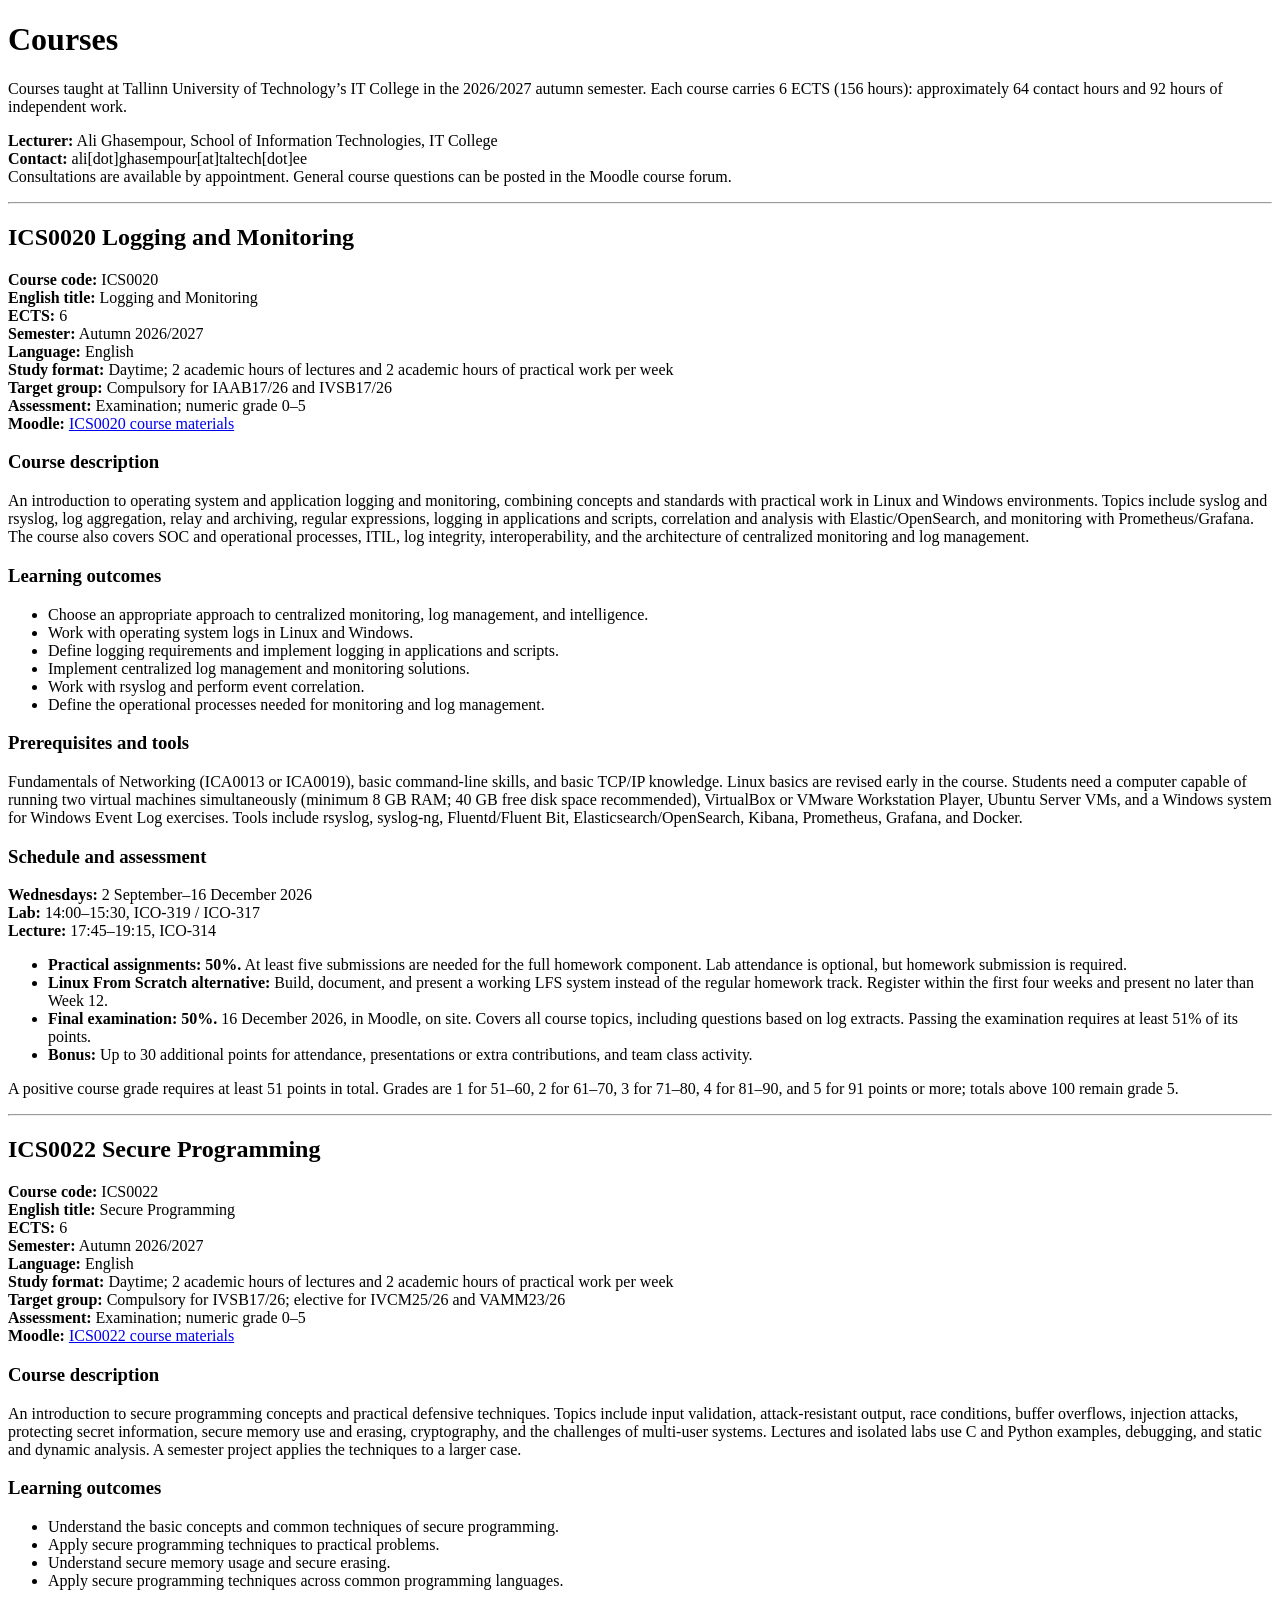
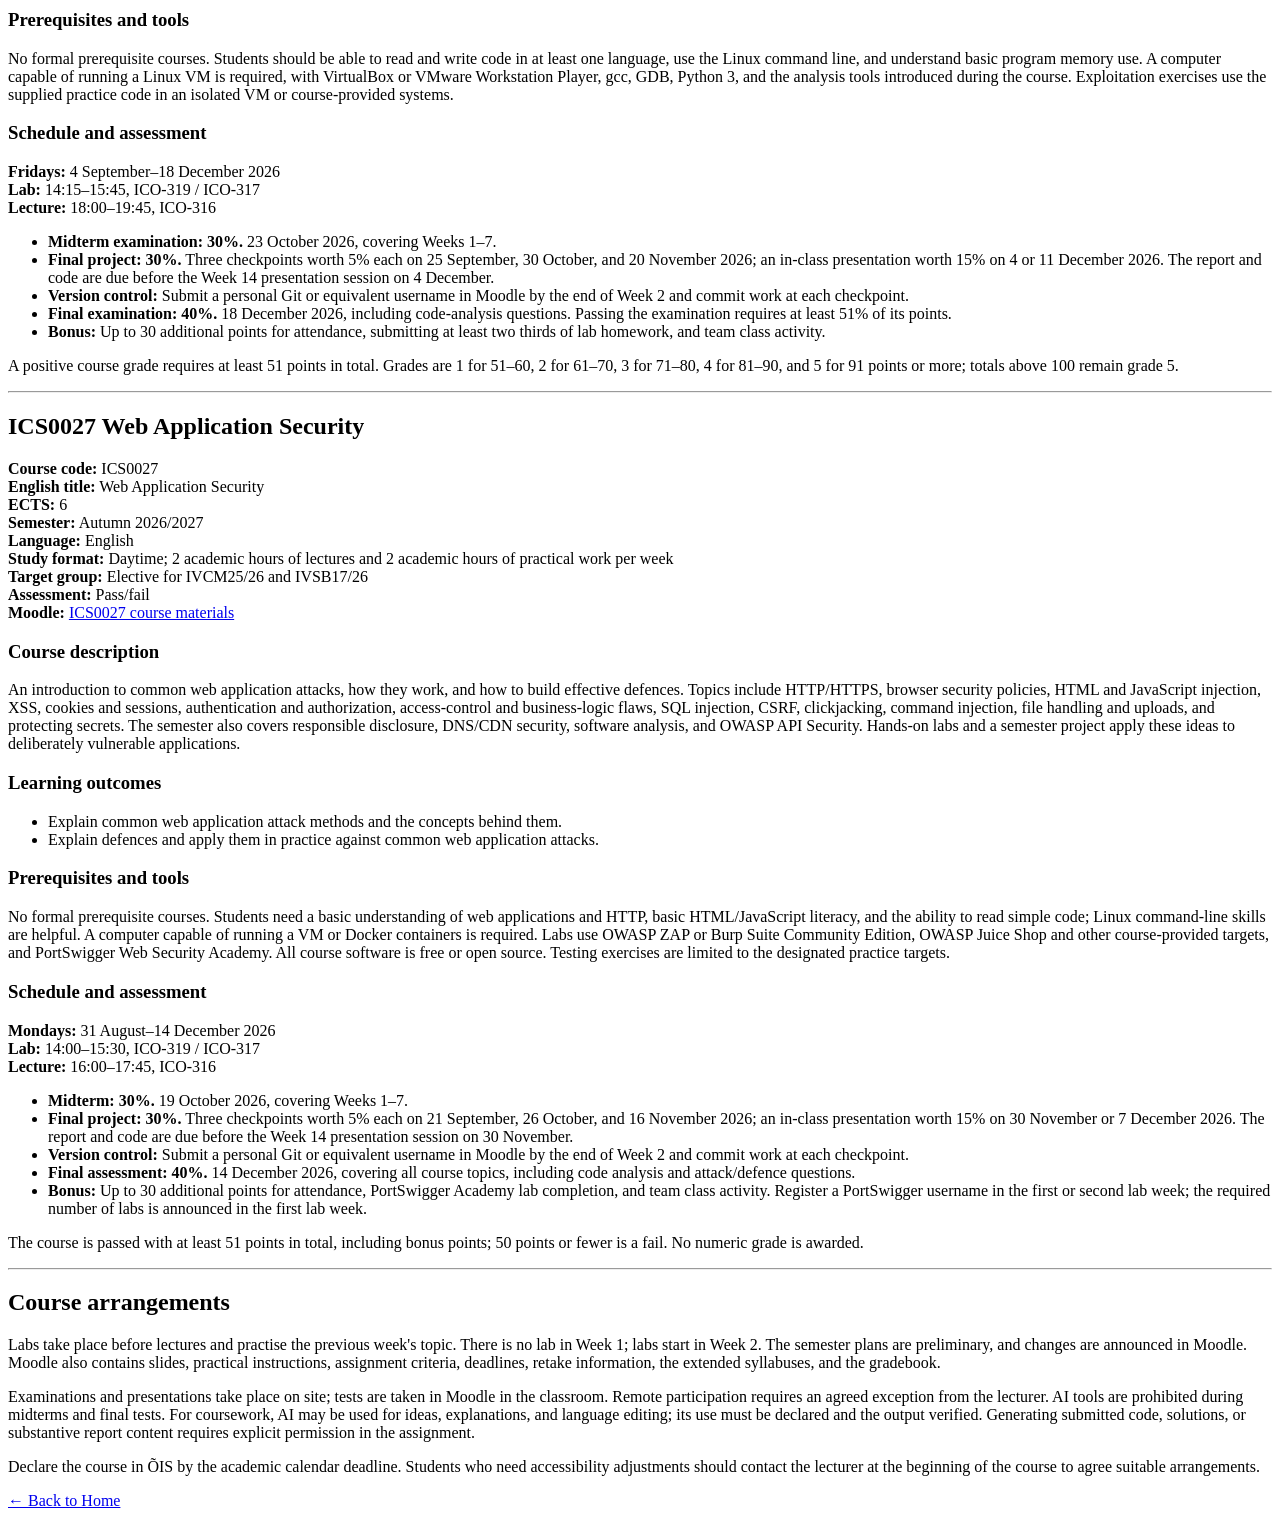
<file: courses.html>
<!DOCTYPE html>
<html lang="en">
<head>
  <meta charset="UTF-8">
  <title>Courses | Ali</title>
  <link rel="icon" href="favicon.ico" sizes="any">
  <link rel="icon" type="image/png" sizes="192x192" href="assets/icons/icon-192.png">
  <link rel="apple-touch-icon" href="assets/icons/apple-touch-icon.png">
</head>
<body>

<h1>Courses</h1>

<p>
  Courses taught at Tallinn University of Technology’s IT College in the 2026/2027 autumn semester.
  Each course carries 6 ECTS (156 hours): approximately 64 contact hours and 92 hours of independent work.
</p>
<p>
  <b>Lecturer:</b> Ali Ghasempour, School of Information Technologies, IT College<br />
  <b>Contact:</b> ali[dot]ghasempour[at]taltech[dot]ee<br />
  Consultations are available by appointment. General course questions can be posted in the Moodle course forum.
</p>

<hr />

<h2>ICS0020 Logging and Monitoring</h2>
<p><b>Course code:</b> ICS0020<br />
<b>English title:</b> Logging and Monitoring<br />
<b>ECTS:</b> 6<br />
<b>Semester:</b> Autumn 2026/2027<br />
<b>Language:</b> English<br />
<b>Study format:</b> Daytime; 2 academic hours of lectures and 2 academic hours of practical work per week<br />
<b>Target group:</b> Compulsory for IAAB17/26 and IVSB17/26<br />
<b>Assessment:</b> Examination; numeric grade 0–5<br />
<b>Moodle:</b> <a href="https://moodle.taltech.ee/course/view.php?id=37673">ICS0020 course materials</a>
</p>

<h3>Course description</h3>
<p>
  An introduction to operating system and application logging and monitoring, combining concepts and standards
  with practical work in Linux and Windows environments. Topics include syslog and rsyslog, log aggregation,
  relay and archiving, regular expressions, logging in applications and scripts, correlation and analysis with
  Elastic/OpenSearch, and monitoring with Prometheus/Grafana. The course also covers SOC and operational
  processes, ITIL, log integrity, interoperability, and the architecture of centralized monitoring and log management.
</p>

<h3>Learning outcomes</h3>
<ul>
  <li>Choose an appropriate approach to centralized monitoring, log management, and intelligence.</li>
  <li>Work with operating system logs in Linux and Windows.</li>
  <li>Define logging requirements and implement logging in applications and scripts.</li>
  <li>Implement centralized log management and monitoring solutions.</li>
  <li>Work with rsyslog and perform event correlation.</li>
  <li>Define the operational processes needed for monitoring and log management.</li>
</ul>

<h3>Prerequisites and tools</h3>
<p>
  Fundamentals of Networking (ICA0013 or ICA0019), basic command-line skills, and basic TCP/IP knowledge.
  Linux basics are revised early in the course. Students need a computer capable of running two virtual machines
  simultaneously (minimum 8 GB RAM; 40 GB free disk space recommended), VirtualBox or VMware Workstation Player,
  Ubuntu Server VMs, and a Windows system for Windows Event Log exercises. Tools include rsyslog, syslog-ng,
  Fluentd/Fluent Bit, Elasticsearch/OpenSearch, Kibana, Prometheus, Grafana, and Docker.
</p>

<h3>Schedule and assessment</h3>
<p>
  <b>Wednesdays:</b> 2 September–16 December 2026<br />
  <b>Lab:</b> 14:00–15:30, ICO-319 / ICO-317<br />
  <b>Lecture:</b> 17:45–19:15, ICO-314
</p>
<ul>
  <li><b>Practical assignments: 50%.</b> At least five submissions are needed for the full homework component.
    Lab attendance is optional, but homework submission is required.</li>
  <li><b>Linux From Scratch alternative:</b> Build, document, and present a working LFS system instead of the
    regular homework track. Register within the first four weeks and present no later than Week 12.</li>
  <li><b>Final examination: 50%.</b> 16 December 2026, in Moodle, on site. Covers all course topics,
    including questions based on log extracts. Passing the examination requires at least 51% of its points.</li>
  <li><b>Bonus:</b> Up to 30 additional points for attendance, presentations or extra contributions, and team class activity.</li>
</ul>
<p>
  A positive course grade requires at least 51 points in total. Grades are 1 for 51–60, 2 for 61–70,
  3 for 71–80, 4 for 81–90, and 5 for 91 points or more; totals above 100 remain grade 5.
</p>

<hr />

<h2>ICS0022 Secure Programming</h2>
<p><b>Course code:</b> ICS0022<br />
<b>English title:</b> Secure Programming<br />
<b>ECTS:</b> 6<br />
<b>Semester:</b> Autumn 2026/2027<br />
<b>Language:</b> English<br />
<b>Study format:</b> Daytime; 2 academic hours of lectures and 2 academic hours of practical work per week<br />
<b>Target group:</b> Compulsory for IVSB17/26; elective for IVCM25/26 and VAMM23/26<br />
<b>Assessment:</b> Examination; numeric grade 0–5<br />
<b>Moodle:</b> <a href="https://moodle.taltech.ee/course/view.php?id=37674">ICS0022 course materials</a>
</p>

<h3>Course description</h3>
<p>
  An introduction to secure programming concepts and practical defensive techniques. Topics include input
  validation, attack-resistant output, race conditions, buffer overflows, injection attacks, protecting secret
  information, secure memory use and erasing, cryptography, and the challenges of multi-user systems.
  Lectures and isolated labs use C and Python examples, debugging, and static and dynamic analysis.
  A semester project applies the techniques to a larger case.
</p>

<h3>Learning outcomes</h3>
<ul>
  <li>Understand the basic concepts and common techniques of secure programming.</li>
  <li>Apply secure programming techniques to practical problems.</li>
  <li>Understand secure memory usage and secure erasing.</li>
  <li>Apply secure programming techniques across common programming languages.</li>
</ul>

<h3>Prerequisites and tools</h3>
<p>
  No formal prerequisite courses. Students should be able to read and write code in at least one language,
  use the Linux command line, and understand basic program memory use. A computer capable of running a Linux VM
  is required, with VirtualBox or VMware Workstation Player, gcc, GDB, Python 3, and the analysis tools introduced
  during the course. Exploitation exercises use the supplied practice code in an isolated VM or course-provided systems.
</p>

<h3>Schedule and assessment</h3>
<p>
  <b>Fridays:</b> 4 September–18 December 2026<br />
  <b>Lab:</b> 14:15–15:45, ICO-319 / ICO-317<br />
  <b>Lecture:</b> 18:00–19:45, ICO-316
</p>
<ul>
  <li><b>Midterm examination: 30%.</b> 23 October 2026, covering Weeks 1–7.</li>
  <li><b>Final project: 30%.</b> Three checkpoints worth 5% each on 25 September, 30 October,
    and 20 November 2026; an in-class presentation worth 15% on 4 or 11 December 2026.
    The report and code are due before the Week 14 presentation session on 4 December.</li>
  <li><b>Version control:</b> Submit a personal Git or equivalent username in Moodle by the end of Week 2
    and commit work at each checkpoint.</li>
  <li><b>Final examination: 40%.</b> 18 December 2026, including code-analysis questions.
    Passing the examination requires at least 51% of its points.</li>
  <li><b>Bonus:</b> Up to 30 additional points for attendance, submitting at least two thirds of lab homework,
    and team class activity.</li>
</ul>
<p>
  A positive course grade requires at least 51 points in total. Grades are 1 for 51–60, 2 for 61–70,
  3 for 71–80, 4 for 81–90, and 5 for 91 points or more; totals above 100 remain grade 5.
</p>

<hr />

<h2>ICS0027 Web Application Security</h2>
<p><b>Course code:</b> ICS0027<br />
<b>English title:</b> Web Application Security<br />
<b>ECTS:</b> 6<br />
<b>Semester:</b> Autumn 2026/2027<br />
<b>Language:</b> English<br />
<b>Study format:</b> Daytime; 2 academic hours of lectures and 2 academic hours of practical work per week<br />
<b>Target group:</b> Elective for IVCM25/26 and IVSB17/26<br />
<b>Assessment:</b> Pass/fail<br />
<b>Moodle:</b> <a href="https://moodle.taltech.ee/course/view.php?id=37675">ICS0027 course materials</a>
</p>

<h3>Course description</h3>
<p>
  An introduction to common web application attacks, how they work, and how to build effective defences.
  Topics include HTTP/HTTPS, browser security policies, HTML and JavaScript injection, XSS, cookies and sessions,
  authentication and authorization, access-control and business-logic flaws, SQL injection, CSRF, clickjacking,
  command injection, file handling and uploads, and protecting secrets. The semester also covers responsible
  disclosure, DNS/CDN security, software analysis, and OWASP API Security. Hands-on labs and a semester project
  apply these ideas to deliberately vulnerable applications.
</p>

<h3>Learning outcomes</h3>
<ul>
  <li>Explain common web application attack methods and the concepts behind them.</li>
  <li>Explain defences and apply them in practice against common web application attacks.</li>
</ul>

<h3>Prerequisites and tools</h3>
<p>
  No formal prerequisite courses. Students need a basic understanding of web applications and HTTP,
  basic HTML/JavaScript literacy, and the ability to read simple code; Linux command-line skills are helpful.
  A computer capable of running a VM or Docker containers is required. Labs use OWASP ZAP or Burp Suite
  Community Edition, OWASP Juice Shop and other course-provided targets, and PortSwigger Web Security Academy.
  All course software is free or open source. Testing exercises are limited to the designated practice targets.
</p>

<h3>Schedule and assessment</h3>
<p>
  <b>Mondays:</b> 31 August–14 December 2026<br />
  <b>Lab:</b> 14:00–15:30, ICO-319 / ICO-317<br />
  <b>Lecture:</b> 16:00–17:45, ICO-316
</p>
<ul>
  <li><b>Midterm: 30%.</b> 19 October 2026, covering Weeks 1–7.</li>
  <li><b>Final project: 30%.</b> Three checkpoints worth 5% each on 21 September, 26 October,
    and 16 November 2026; an in-class presentation worth 15% on 30 November or 7 December 2026.
    The report and code are due before the Week 14 presentation session on 30 November.</li>
  <li><b>Version control:</b> Submit a personal Git or equivalent username in Moodle by the end of Week 2
    and commit work at each checkpoint.</li>
  <li><b>Final assessment: 40%.</b> 14 December 2026, covering all course topics,
    including code analysis and attack/defence questions.</li>
  <li><b>Bonus:</b> Up to 30 additional points for attendance, PortSwigger Academy lab completion,
    and team class activity. Register a PortSwigger username in the first or second lab week;
    the required number of labs is announced in the first lab week.</li>
</ul>
<p>
  The course is passed with at least 51 points in total, including bonus points; 50 points or fewer is a fail.
  No numeric grade is awarded.
</p>

<hr />

<h2>Course arrangements</h2>
<p>
  Labs take place before lectures and practise the previous week's topic. There is no lab in Week 1;
  labs start in Week 2. The semester plans are preliminary, and changes are announced in Moodle.
  Moodle also contains slides, practical instructions, assignment criteria, deadlines, retake information,
  the extended syllabuses, and the gradebook.
</p>
<p>
  Examinations and presentations take place on site; tests are taken in Moodle in the classroom.
  Remote participation requires an agreed exception from the lecturer. AI tools are prohibited during midterms and final tests.
  For coursework, AI may be used for ideas, explanations, and language editing; its use must be declared
  and the output verified. Generating submitted code, solutions, or substantive report content requires
  explicit permission in the assignment.
</p>
<p>
  Declare the course in ÕIS by the academic calendar deadline. Students who need accessibility adjustments
  should contact the lecturer at the beginning of the course to agree suitable arrangements.
</p>

<p><a href="index.html">← Back to Home</a></p>

</body>
</html>
</file>
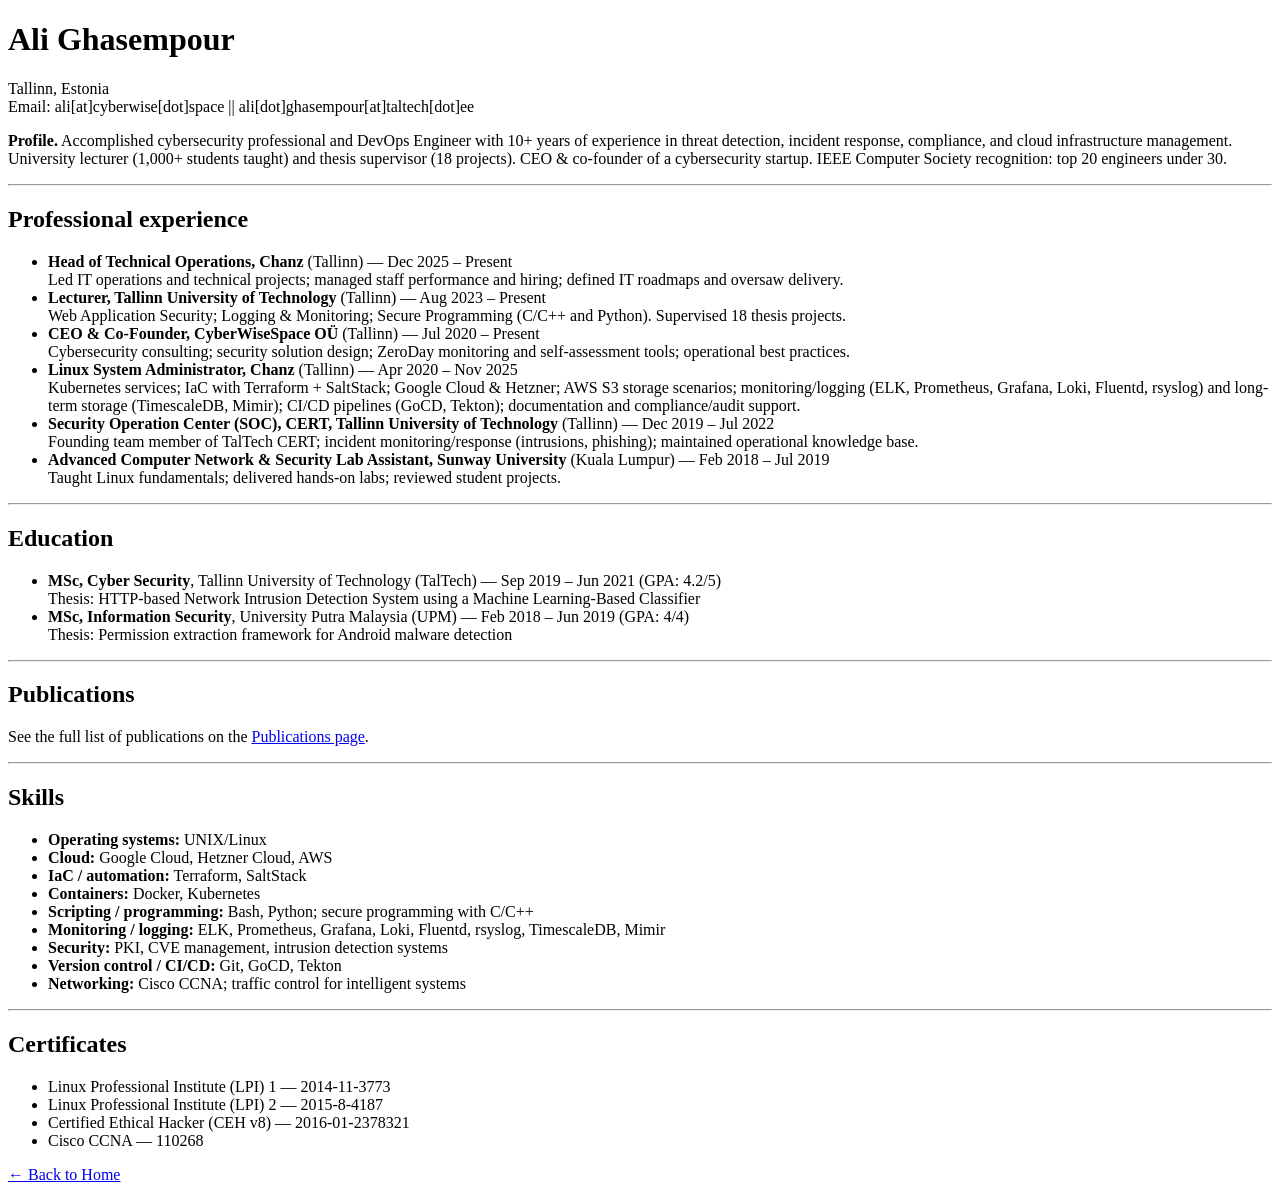
<file: cv.html>
<!DOCTYPE html>
<html lang="en">
<head>
  <meta charset="UTF-8" />
  <title>CV | Ali</title>
  <link rel="icon" href="favicon.ico" sizes="any" />
  <link rel="icon" type="image/png" sizes="192x192" href="assets/icons/icon-192.png" />
  <link rel="apple-touch-icon" href="assets/icons/apple-touch-icon.png" />
</head>
<body>

<h1>Ali Ghasempour</h1>

<p>
  Tallinn, Estonia<br />
  Email: ali[at]cyberwise[dot]space || ali[dot]ghasempour[at]taltech[dot]ee<br />
</p>

<p>
  <b>Profile.</b>
  Accomplished cybersecurity professional and DevOps Engineer with 10+ years of experience in threat detection,
  incident response, compliance, and cloud infrastructure management. University lecturer (1,000+ students taught)
  and thesis supervisor (18 projects). CEO &amp; co-founder of a cybersecurity startup. IEEE Computer Society recognition:
  top 20 engineers under 30.
</p>

<hr />

<h2>Professional experience</h2>
<ul>
  <li>
    <b>Head of Technical Operations, Chanz</b> (Tallinn) — Dec 2025 – Present<br />
    Led IT operations and technical projects; managed staff performance and hiring; defined IT roadmaps and oversaw delivery.
  </li>
  <li>
    <b>Lecturer, Tallinn University of Technology</b> (Tallinn) — Aug 2023 – Present<br />
    Web Application Security; Logging &amp; Monitoring; Secure Programming (C/C++ and Python). Supervised 18 thesis projects.
  </li>
  <li>
    <b>CEO &amp; Co-Founder, CyberWiseSpace OÜ</b> (Tallinn) — Jul 2020 – Present<br />
    Cybersecurity consulting; security solution design; ZeroDay monitoring and self-assessment tools; operational best practices.
  </li>
  <li>
    <b>Linux System Administrator, Chanz</b> (Tallinn) — Apr 2020 – Nov 2025<br />
    Kubernetes services; IaC with Terraform + SaltStack; Google Cloud &amp; Hetzner; AWS S3 storage scenarios;
    monitoring/logging (ELK, Prometheus, Grafana, Loki, Fluentd, rsyslog) and long-term storage (TimescaleDB, Mimir);
    CI/CD pipelines (GoCD, Tekton); documentation and compliance/audit support.
  </li>
  <li>
    <b>Security Operation Center (SOC), CERT, Tallinn University of Technology</b> (Tallinn) — Dec 2019 – Jul 2022<br />
    Founding team member of TalTech CERT; incident monitoring/response (intrusions, phishing); maintained operational knowledge base.
  </li>
  <li>
    <b>Advanced Computer Network &amp; Security Lab Assistant, Sunway University</b> (Kuala Lumpur) — Feb 2018 – Jul 2019<br />
    Taught Linux fundamentals; delivered hands-on labs; reviewed student projects.
  </li>
</ul>

<hr />

<h2>Education</h2>
<ul>
  <li>
    <b>MSc, Cyber Security</b>, Tallinn University of Technology (TalTech) — Sep 2019 – Jun 2021 (GPA: 4.2/5)<br />
    Thesis: HTTP-based Network Intrusion Detection System using a Machine Learning-Based Classifier
  </li>
  <li>
    <b>MSc, Information Security</b>, University Putra Malaysia (UPM) — Feb 2018 – Jun 2019 (GPA: 4/4)<br />
    Thesis: Permission extraction framework for Android malware detection
  </li>
</ul>

<hr />

<h2>Publications</h2>

<p>
  See the full list of publications on the
  <a href="publications.html">Publications page</a>.
</p>

<hr />

<h2>Skills</h2>
<ul>
  <li><b>Operating systems:</b> UNIX/Linux</li>
  <li><b>Cloud:</b> Google Cloud, Hetzner Cloud, AWS</li>
  <li><b>IaC / automation:</b> Terraform, SaltStack</li>
  <li><b>Containers:</b> Docker, Kubernetes</li>
  <li><b>Scripting / programming:</b> Bash, Python; secure programming with C/C++</li>
  <li><b>Monitoring / logging:</b> ELK, Prometheus, Grafana, Loki, Fluentd, rsyslog, TimescaleDB, Mimir</li>
  <li><b>Security:</b> PKI, CVE management, intrusion detection systems</li>
  <li><b>Version control / CI/CD:</b> Git, GoCD, Tekton</li>
  <li><b>Networking:</b> Cisco CCNA; traffic control for intelligent systems</li>
</ul>

<hr />

<h2>Certificates</h2>
<ul>
  <li>Linux Professional Institute (LPI) 1 — 2014-11-3773</li>
  <li>Linux Professional Institute (LPI) 2 — 2015-8-4187</li>
  <li>Certified Ethical Hacker (CEH v8) — 2016-01-2378321</li>
  <li>Cisco CCNA — 110268</li>
</ul>

<p><a href="index.html">← Back to Home</a></p>

</body>
</html>
</file>
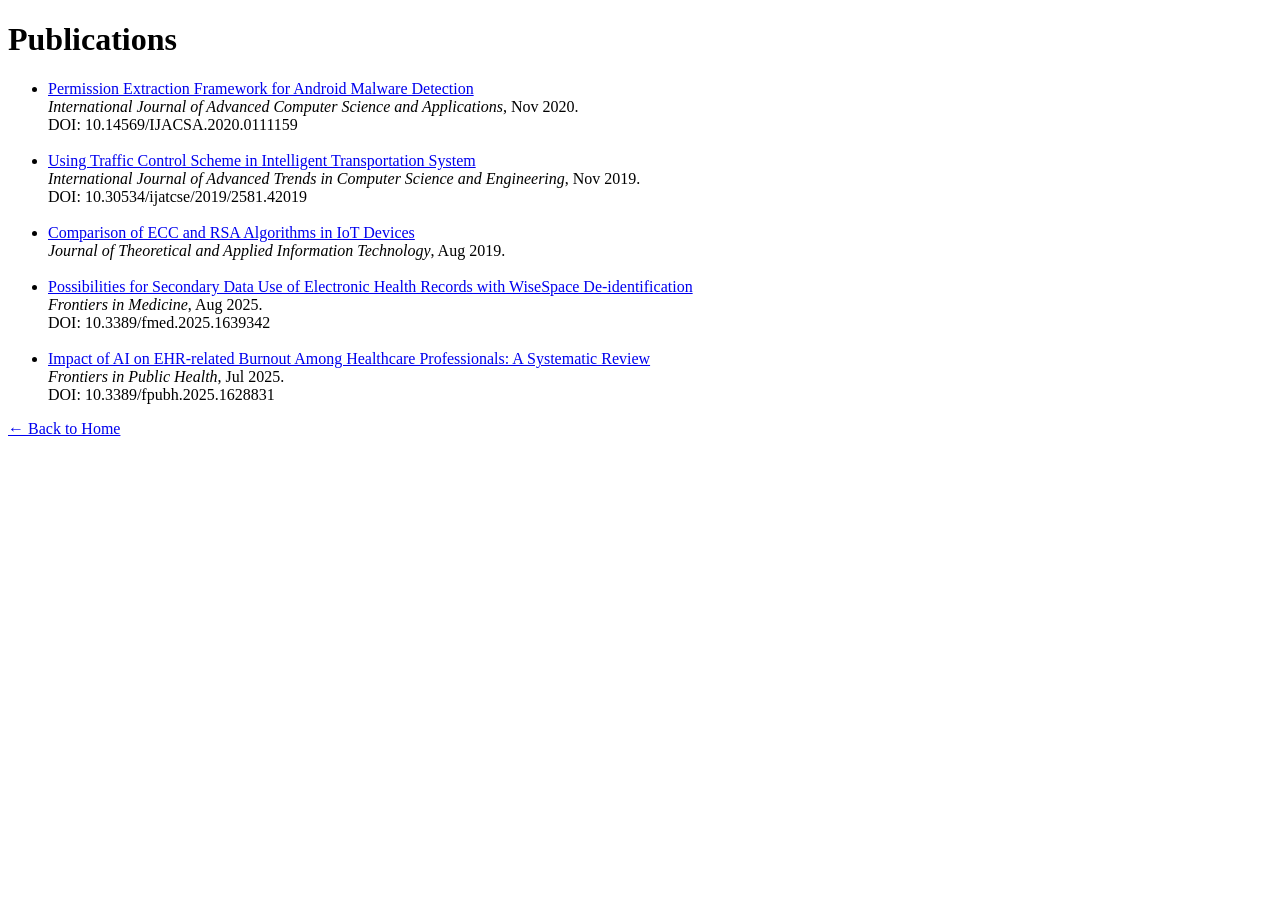
<file: publications.html>
<!DOCTYPE html>
<html lang="en">
<head>
  <meta charset="UTF-8">
  <title>Publications | Ali</title>
  <link rel="icon" href="favicon.ico" sizes="any">
  <link rel="icon" type="image/png" sizes="192x192" href="assets/icons/icon-192.png">
  <link rel="apple-touch-icon" href="assets/icons/apple-touch-icon.png">
</head>
<body>

<h1>Publications</h1>

<ul>
  <li>
    <a href="https://www.researchgate.net/profile/Ovye-Abari-2/publication/346528080_Permission_Extraction_Framework_for_Android_Malware_Detection/links/5fc9f2a392851c00f84ce2bb/Permission-Extraction-Framework-for-Android-Malware-Detection.pdf" target="_blank">
      Permission Extraction Framework for Android Malware Detection
    </a><br />
    <i>International Journal of Advanced Computer Science and Applications</i>, Nov 2020.<br />
    DOI: 10.14569/IJACSA.2020.0111159
  </li>

  <br />

  <li>
    <a href="https://www.researchgate.net/profile/Ali-Ghasempour/publication/335540942_COMPARISON_OF_ECC_AND_RSA_ALGORITHMS_IN_IOT_DEVICES/links/5d6c1261299bf1808d5e9d50/COMPARISON-OF-ECC-AND-RSA-ALGORITHMS-IN-IOT-DEVICES.pdf" target="_blank">
      Using Traffic Control Scheme in Intelligent Transportation System
    </a><br />
    <i>International Journal of Advanced Trends in Computer Science and Engineering</i>, Nov 2019.<br />
    DOI: 10.30534/ijatcse/2019/2581.42019
  </li>

  <br />

  <li>
    <a href="https://www.researchgate.net/profile/Ali-Ghasempour/publication/335540942_COMPARISON_OF_ECC_AND_RSA_ALGORITHMS_IN_IOT_DEVICES/links/5d6c1261299bf1808d5e9d50/COMPARISON-OF-ECC-AND-RSA-ALGORITHMS-IN-IOT-DEVICES.pdf" target="_blank">
      Comparison of ECC and RSA Algorithms in IoT Devices
    </a><br />
    <i>Journal of Theoretical and Applied Information Technology</i>, Aug 2019.
  </li>

  <br />

  <li>
    <a href="https://www.frontiersin.org/journals/medicine/articles/10.3389/fmed.2025.1639342/full" target="_blank">
      Possibilities for Secondary Data Use of Electronic Health Records with WiseSpace De-identification
    </a><br />
    <i>Frontiers in Medicine</i>, Aug 2025.<br />
    DOI: 10.3389/fmed.2025.1639342
  </li>

  <br />

  <li>
    <a href="https://www.frontiersin.org/journals/public-health/articles/10.3389/fpubh.2025.1628831/full" target="_blank">
      Impact of AI on EHR-related Burnout Among Healthcare Professionals: A Systematic Review
    </a><br />
    <i>Frontiers in Public Health</i>, Jul 2025.<br />
    DOI: 10.3389/fpubh.2025.1628831
  </li>
</ul>

<p>
  <a href="index.html">← Back to Home</a>
</p>

</body>
</html>
</file>
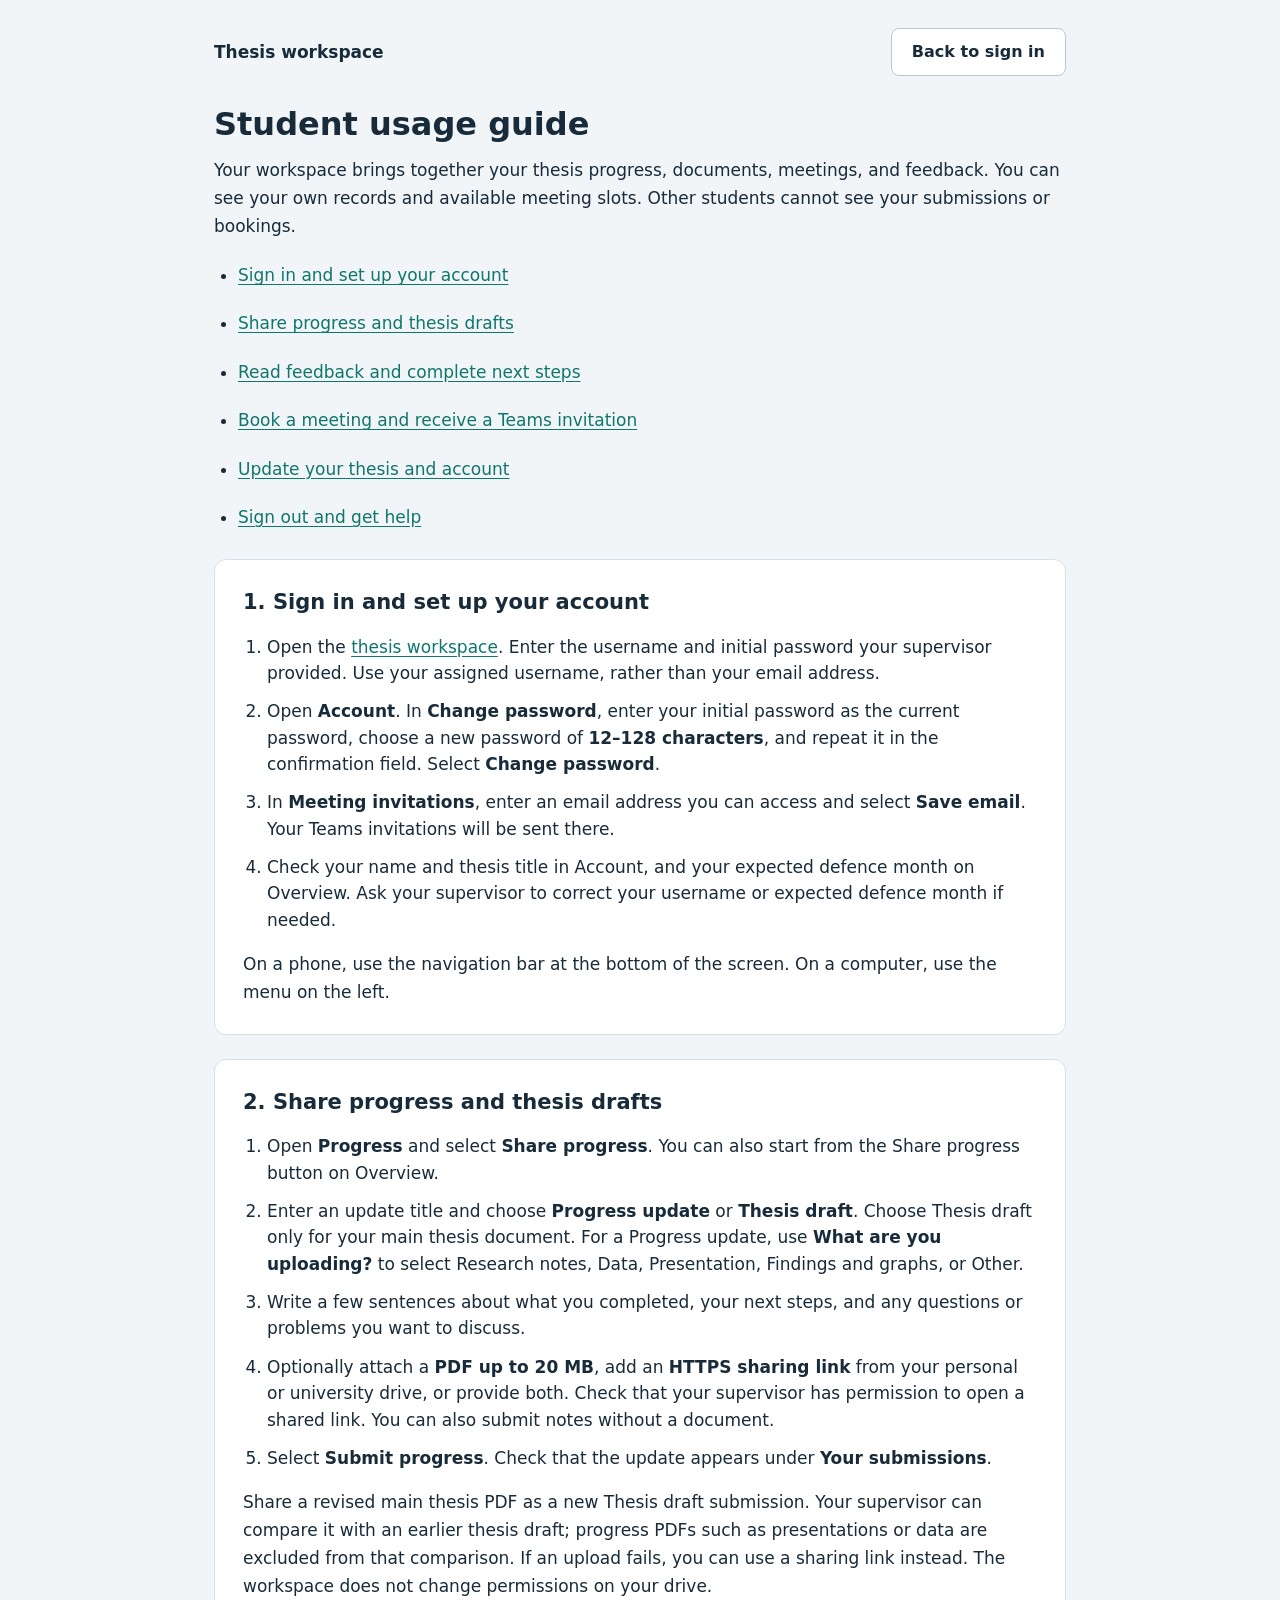
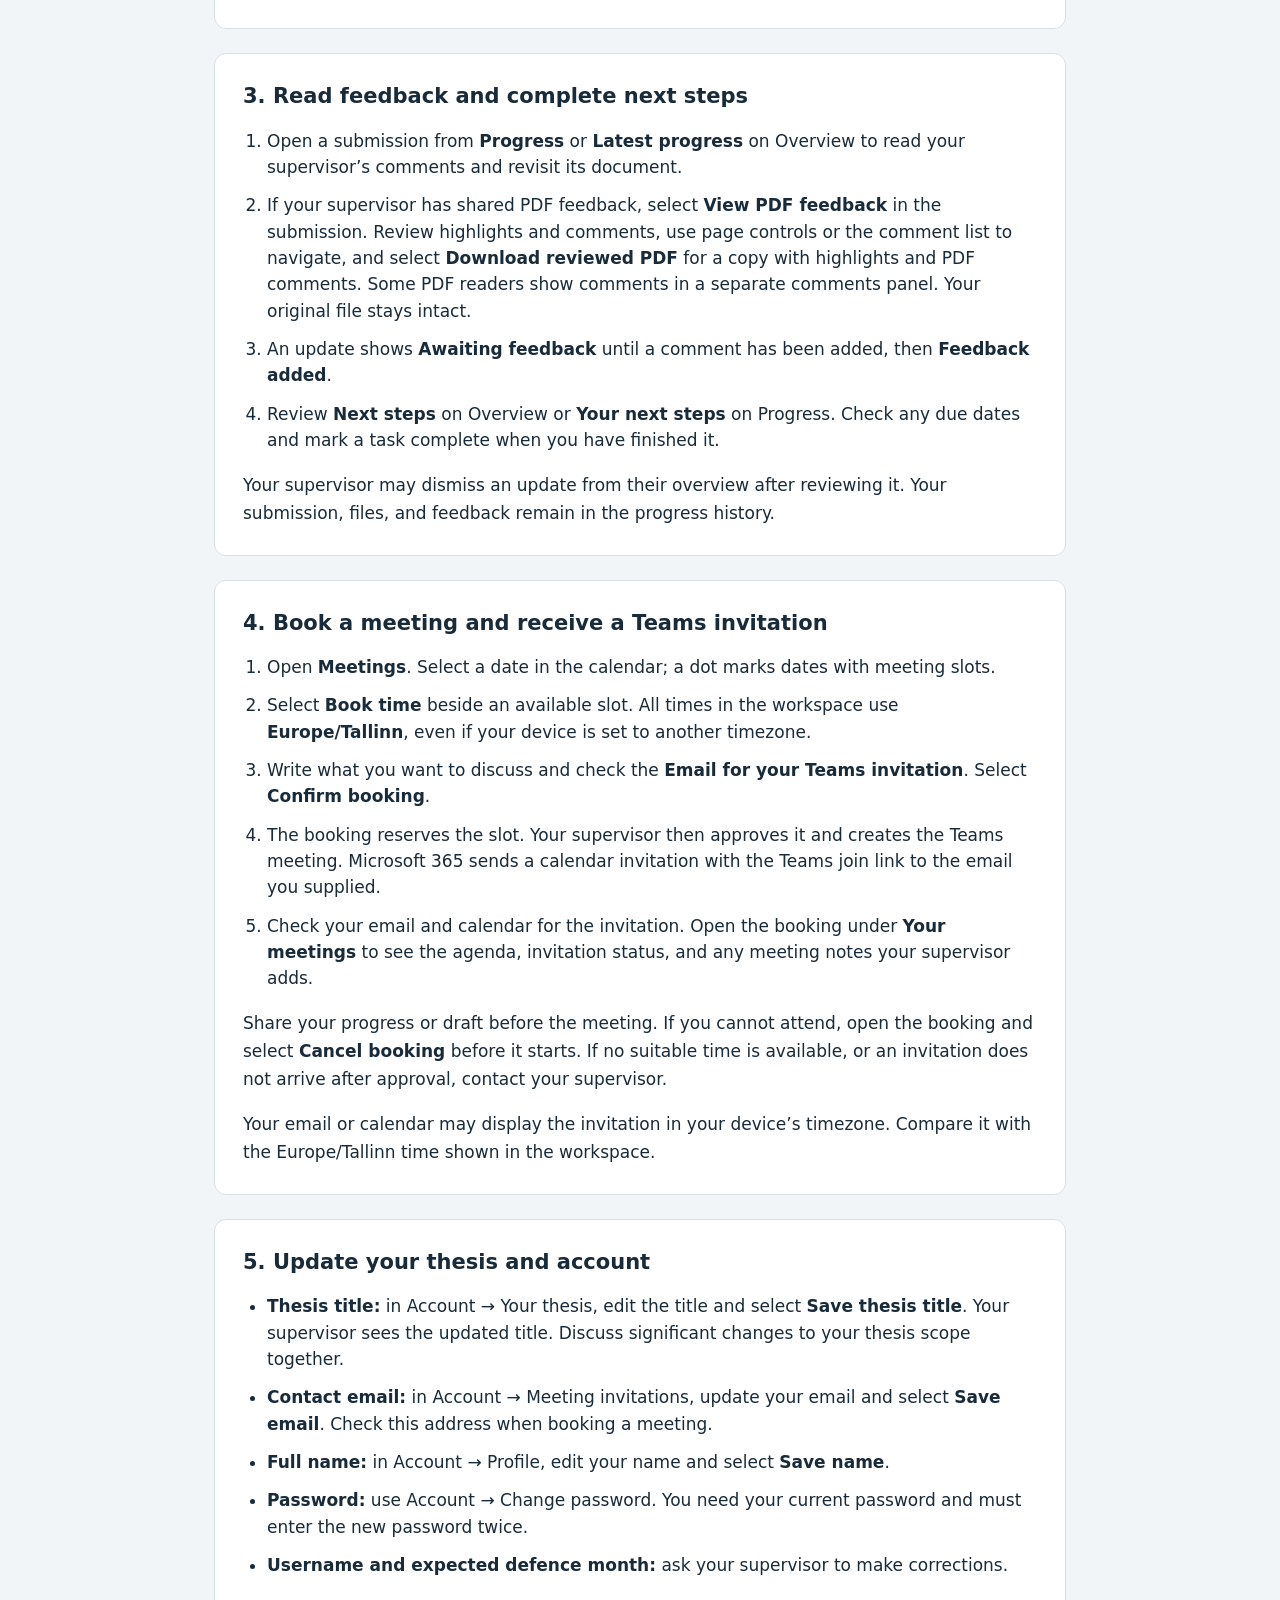
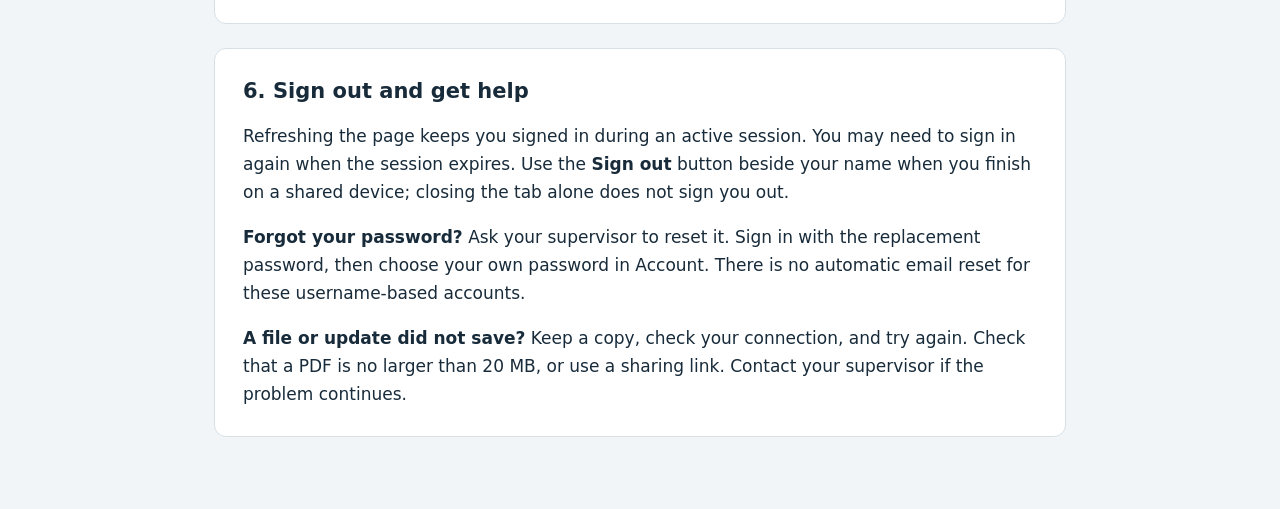
<file: student-guide.html>
<!DOCTYPE html>
<html lang="en">
<head>
  <meta charset="UTF-8">
  <meta name="viewport" content="width=device-width, initial-scale=1">
  <meta name="referrer" content="no-referrer">
  <meta http-equiv="Content-Security-Policy" content="default-src 'self'; script-src 'none'; style-src 'self'; object-src 'none'; base-uri 'self'; form-action 'none'">
  <title>Student usage guide | Thesis workspace</title>
  <link rel="icon" href="favicon.ico" sizes="any">
  <link rel="icon" type="image/png" sizes="192x192" href="assets/icons/icon-192.png">
  <link rel="apple-touch-icon" href="assets/icons/apple-touch-icon.png">
  <link rel="stylesheet" href="assets/thesis.css?v=2026-10-09-pdf">
</head>
<body>
  <main class="guide-page">
    <header class="guide-header">
      <a class="brand" href="thesis-manager.html">Thesis workspace</a>
      <a class="secondary" href="thesis-manager.html">Back to sign in</a>
    </header>
    <h1>Student usage guide</h1>
    <p>Your workspace brings together your thesis progress, documents, meetings, and feedback. You can see your own records and available meeting slots. Other students cannot see your submissions or bookings.</p>
    <nav class="guide-contents" aria-label="Guide contents">
      <ul>
        <li><a href="#sign-in">Sign in and set up your account</a></li>
        <li><a href="#progress">Share progress and thesis drafts</a></li>
        <li><a href="#feedback">Read feedback and complete next steps</a></li>
        <li><a href="#meetings">Book a meeting and receive a Teams invitation</a></li>
        <li><a href="#account">Update your thesis and account</a></li>
        <li><a href="#help">Sign out and get help</a></li>
      </ul>
    </nav>

    <section class="panel" id="sign-in" aria-labelledby="sign-in-title">
      <h2 id="sign-in-title">1. Sign in and set up your account</h2>
      <ol>
        <li>Open the <a href="thesis-manager.html">thesis workspace</a>. Enter the username and initial password your supervisor provided. Use your assigned username, rather than your email address.</li>
        <li>Open <strong>Account</strong>. In <strong>Change password</strong>, enter your initial password as the current password, choose a new password of <strong>12–128 characters</strong>, and repeat it in the confirmation field. Select <strong>Change password</strong>.</li>
        <li>In <strong>Meeting invitations</strong>, enter an email address you can access and select <strong>Save email</strong>. Your Teams invitations will be sent there.</li>
        <li>Check your name and thesis title in Account, and your expected defence month on Overview. Ask your supervisor to correct your username or expected defence month if needed.</li>
      </ol>
      <p>On a phone, use the navigation bar at the bottom of the screen. On a computer, use the menu on the left.</p>
    </section>

    <section class="panel" id="progress" aria-labelledby="progress-title">
      <h2 id="progress-title">2. Share progress and thesis drafts</h2>
      <ol>
        <li>Open <strong>Progress</strong> and select <strong>Share progress</strong>. You can also start from the Share progress button on Overview.</li>
        <li>Enter an update title and choose <strong>Progress update</strong> or <strong>Thesis draft</strong>. Choose Thesis draft only for your main thesis document. For a Progress update, use <strong>What are you uploading?</strong> to select Research notes, Data, Presentation, Findings and graphs, or Other.</li>
        <li>Write a few sentences about what you completed, your next steps, and any questions or problems you want to discuss.</li>
        <li>Optionally attach a <strong>PDF up to 20 MB</strong>, add an <strong>HTTPS sharing link</strong> from your personal or university drive, or provide both. Check that your supervisor has permission to open a shared link. You can also submit notes without a document.</li>
        <li>Select <strong>Submit progress</strong>. Check that the update appears under <strong>Your submissions</strong>.</li>
      </ol>
      <p>Share a revised main thesis PDF as a new Thesis draft submission. Your supervisor can compare it with an earlier thesis draft; progress PDFs such as presentations or data are excluded from that comparison. If an upload fails, you can use a sharing link instead. The workspace does not change permissions on your drive.</p>
    </section>

    <section class="panel" id="feedback" aria-labelledby="feedback-title">
      <h2 id="feedback-title">3. Read feedback and complete next steps</h2>
      <ol>
        <li>Open a submission from <strong>Progress</strong> or <strong>Latest progress</strong> on Overview to read your supervisor’s comments and revisit its document.</li>
        <li>If your supervisor has shared PDF feedback, select <strong>View PDF feedback</strong> in the submission. Review highlights and comments, use page controls or the comment list to navigate, and select <strong>Download reviewed PDF</strong> for a copy with highlights and PDF comments. Some PDF readers show comments in a separate comments panel. Your original file stays intact.</li>
        <li>An update shows <strong>Awaiting feedback</strong> until a comment has been added, then <strong>Feedback added</strong>.</li>
        <li>Review <strong>Next steps</strong> on Overview or <strong>Your next steps</strong> on Progress. Check any due dates and mark a task complete when you have finished it.</li>
      </ol>
      <p>Your supervisor may dismiss an update from their overview after reviewing it. Your submission, files, and feedback remain in the progress history.</p>
    </section>

    <section class="panel" id="meetings" aria-labelledby="meetings-title">
      <h2 id="meetings-title">4. Book a meeting and receive a Teams invitation</h2>
      <ol>
        <li>Open <strong>Meetings</strong>. Select a date in the calendar; a dot marks dates with meeting slots.</li>
        <li>Select <strong>Book time</strong> beside an available slot. All times in the workspace use <strong>Europe/Tallinn</strong>, even if your device is set to another timezone.</li>
        <li>Write what you want to discuss and check the <strong>Email for your Teams invitation</strong>. Select <strong>Confirm booking</strong>.</li>
        <li>The booking reserves the slot. Your supervisor then approves it and creates the Teams meeting. Microsoft 365 sends a calendar invitation with the Teams join link to the email you supplied.</li>
        <li>Check your email and calendar for the invitation. Open the booking under <strong>Your meetings</strong> to see the agenda, invitation status, and any meeting notes your supervisor adds.</li>
      </ol>
      <p>Share your progress or draft before the meeting. If you cannot attend, open the booking and select <strong>Cancel booking</strong> before it starts. If no suitable time is available, or an invitation does not arrive after approval, contact your supervisor.</p>
      <p>Your email or calendar may display the invitation in your device’s timezone. Compare it with the Europe/Tallinn time shown in the workspace.</p>
    </section>

    <section class="panel" id="account" aria-labelledby="account-title">
      <h2 id="account-title">5. Update your thesis and account</h2>
      <ul>
        <li><strong>Thesis title:</strong> in Account → Your thesis, edit the title and select <strong>Save thesis title</strong>. Your supervisor sees the updated title. Discuss significant changes to your thesis scope together.</li>
        <li><strong>Contact email:</strong> in Account → Meeting invitations, update your email and select <strong>Save email</strong>. Check this address when booking a meeting.</li>
        <li><strong>Full name:</strong> in Account → Profile, edit your name and select <strong>Save name</strong>.</li>
        <li><strong>Password:</strong> use Account → Change password. You need your current password and must enter the new password twice.</li>
        <li><strong>Username and expected defence month:</strong> ask your supervisor to make corrections.</li>
      </ul>
    </section>

    <section class="panel" id="help" aria-labelledby="help-title">
      <h2 id="help-title">6. Sign out and get help</h2>
      <p>Refreshing the page keeps you signed in during an active session. You may need to sign in again when the session expires. Use the <strong>Sign out</strong> button beside your name when you finish on a shared device; closing the tab alone does not sign you out.</p>
      <p><strong>Forgot your password?</strong> Ask your supervisor to reset it. Sign in with the replacement password, then choose your own password in Account. There is no automatic email reset for these username-based accounts.</p>
      <p><strong>A file or update did not save?</strong> Keep a copy, check your connection, and try again. Check that a PDF is no larger than 20 MB, or use a sharing link. Contact your supervisor if the problem continues.</p>
    </section>
  </main>
</body>
</html>
</file>
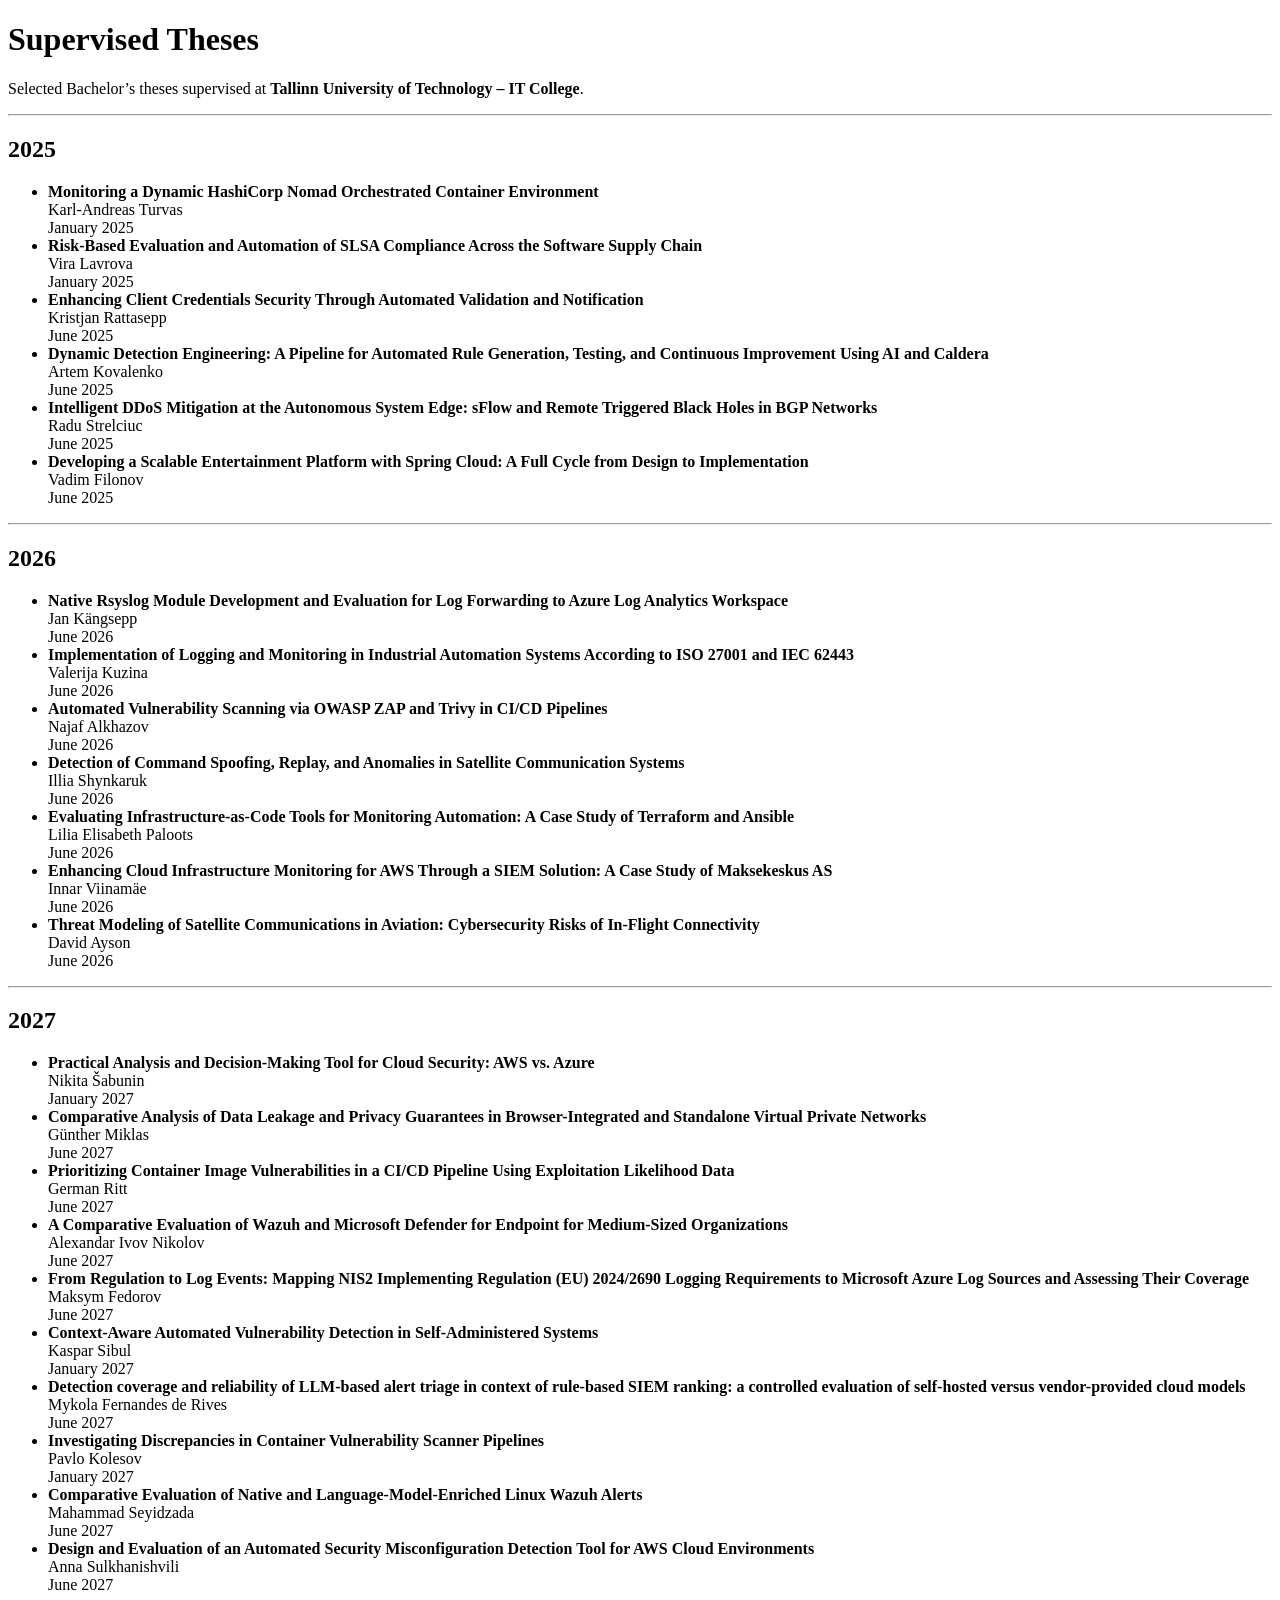
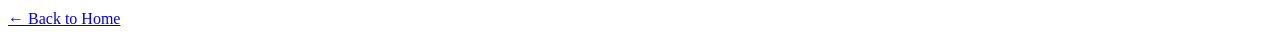
<file: supervised-thesis.html>
<!DOCTYPE html>
<html lang="en">
<head>
  <meta charset="UTF-8">
  <title>Supervised Theses | Ali</title>
  <link rel="icon" href="favicon.ico" sizes="any">
  <link rel="icon" type="image/png" sizes="192x192" href="assets/icons/icon-192.png">
  <link rel="apple-touch-icon" href="assets/icons/apple-touch-icon.png">
</head>
<body>

<h1>Supervised Theses</h1>

<p>
  Selected Bachelor’s theses supervised at
  <b>Tallinn University of Technology – IT College</b>.
</p>

<hr />

<h2>2025</h2>
<ul>
  <li>
    <b>Monitoring a Dynamic HashiCorp Nomad Orchestrated Container Environment</b><br />
    Karl-Andreas Turvas<br />
    January 2025
  </li>

  <li>
    <b>Risk-Based Evaluation and Automation of SLSA Compliance Across the Software Supply Chain</b><br />
    Vira Lavrova<br />
    January 2025
  </li>

  <li>
    <b>Enhancing Client Credentials Security Through Automated Validation and Notification</b><br />
    Kristjan Rattasepp<br />
    June 2025
  </li>

  <li>
    <b>Dynamic Detection Engineering: A Pipeline for Automated Rule Generation, Testing, and Continuous Improvement Using AI and Caldera</b><br />
    Artem Kovalenko<br />
    June 2025
  </li>

  <li>
    <b>Intelligent DDoS Mitigation at the Autonomous System Edge: sFlow and Remote Triggered Black Holes in BGP Networks</b><br />
    Radu Strelciuc<br />
    June 2025
  </li>

  <li>
    <b>Developing a Scalable Entertainment Platform with Spring Cloud: A Full Cycle from Design to Implementation</b><br />
    Vadim Filonov<br />
    June 2025
  </li>
</ul>

<hr />

<h2>2026</h2>
<ul>
  <li>
    <b>Native Rsyslog Module Development and Evaluation for Log Forwarding to Azure Log Analytics Workspace</b><br />
    Jan Kängsepp<br />
    June 2026
  </li>

  <li>
    <b>Implementation of Logging and Monitoring in Industrial Automation Systems According to ISO 27001 and IEC 62443</b><br />
    Valerija Kuzina<br />
    June 2026
  </li>

  <li>
    <b>Automated Vulnerability Scanning via OWASP ZAP and Trivy in CI/CD Pipelines</b><br />
    Najaf Alkhazov<br />
    June 2026
  </li>

  <li>
    <b>Detection of Command Spoofing, Replay, and Anomalies in Satellite Communication Systems</b><br />
    Illia Shynkaruk<br />
    June 2026
  </li>

  <li>
    <b>Evaluating Infrastructure-as-Code Tools for Monitoring Automation: A Case Study of Terraform and Ansible</b><br />
    Lilia Elisabeth Paloots<br />
    June 2026
  </li>

  <li>
    <b>Enhancing Cloud Infrastructure Monitoring for AWS Through a SIEM Solution: A Case Study of Maksekeskus AS</b><br />
    Innar Viinamäe<br />
    June 2026
  </li>

  <li>
    <b>Threat Modeling of Satellite Communications in Aviation: Cybersecurity Risks of In-Flight Connectivity</b><br />
    David Ayson<br />
    June 2026
  </li>
</ul>

<hr />

<h2>2027</h2>
<ul>
  <li>
    <b>Practical Analysis and Decision-Making Tool for Cloud Security: AWS vs. Azure</b><br />
    Nikita Šabunin<br />
    January 2027
  </li>

  <li>
    <b>Comparative Analysis of Data Leakage and Privacy Guarantees in Browser-Integrated and Standalone Virtual Private Networks</b><br />
    Günther Miklas<br />
    June 2027
  </li>

  <li>
    <b>Prioritizing Container Image Vulnerabilities in a CI/CD Pipeline Using Exploitation Likelihood Data</b><br />
    German Ritt<br />
    June 2027
  </li>

  <li>
    <b>A Comparative Evaluation of Wazuh and Microsoft Defender for Endpoint for Medium-Sized Organizations</b><br />
    Alexandar Ivov Nikolov<br />
    June 2027
  </li>

  <li>
    <b>From Regulation to Log Events: Mapping NIS2 Implementing Regulation (EU) 2024/2690 Logging Requirements to Microsoft Azure Log Sources and Assessing Their Coverage</b><br />
    Maksym Fedorov<br />
    June 2027
  </li>

  <li>
    <b>Context-Aware Automated Vulnerability Detection in Self-Administered Systems</b><br />
    Kaspar Sibul<br />
    January 2027
  </li>

  <li>
    <b>Detection coverage and reliability of LLM-based alert triage in context of rule-based SIEM ranking: a controlled evaluation of self-hosted versus vendor-provided cloud models</b><br />
    Mykola Fernandes de Rives<br />
    June 2027
  </li>

  <li>
    <b>Investigating Discrepancies in Container Vulnerability Scanner Pipelines</b><br />
    Pavlo Kolesov<br />
    January 2027
  </li>

  <li>
    <b>Comparative Evaluation of Native and Language-Model-Enriched Linux Wazuh Alerts</b><br />
    Mahammad Seyidzada<br />
    June 2027
  </li>

  <li>
    <b>Design and Evaluation of an Automated Security Misconfiguration Detection Tool for AWS Cloud Environments</b><br />
    Anna Sulkhanishvili<br />
    June 2027
  </li>
</ul>

<p><a href="index.html">← Back to Home</a></p>

</body>
</html>
</file>
<file: assets/thesis.css>
:root {
  --ink: #182b3a;
  --muted: #526273;
  --line: #d7e0e7;
  --surface: #fff;
  --page: #f2f5f7;
  --primary: #0f766e;
  --nav: #172c3c;
  --soft: #eaf5f3;
  --green: #16654b;
  --amber: #805015;
  --radius: 12px;
  font-family: "Segoe UI", system-ui, -apple-system, BlinkMacSystemFont, Arial, sans-serif;
  font-size: 17px;
  color: var(--ink);
  background: var(--page);
  font-synthesis: none;
  line-height: 1.55;
}
* { box-sizing: border-box; }
body { margin: 0; }
button, input, textarea, select { font: inherit; }
button, a, input, textarea, select { -webkit-tap-highlight-color: transparent; }
button { cursor: pointer; border: 0; }
button:disabled { cursor: not-allowed; opacity: .6; }
button[aria-busy=true] { cursor: wait; }
:is(button, a, input, select, textarea):focus-visible { outline: 3px solid #167dbe; outline-offset: 3px; }
a { color: var(--primary); text-underline-offset: 3px; }
h1, h2, h3, p { margin-top: 0; }
h1 { font-size: 30px; line-height: 1.25; }
h2 { font-size: 21px; line-height: 1.35; font-weight: 700; }
h3 { font-size: 18px; line-height: 1.45; }
p { line-height: 1.65; }
small, .small { font-size: 14px; line-height: 1.6; }
.muted { color: var(--muted); }
.sr-only { position: absolute; width: 1px; height: 1px; margin: -1px; padding: 0; overflow: hidden; clip-path: inset(50%); white-space: nowrap; border: 0; }
.eyebrow { font-size: 14px; font-weight: 650; color: var(--muted); display: block; margin-bottom: 10px; }
.row { display: flex; align-items: center; gap: 12px; justify-content: space-between; }
.grow { flex: 1; min-width: 0; }
.full { width: 100%; }
.ui-icon { width: 22px; height: 22px; flex-shrink: 0; }
.primary, .secondary {
  display: inline-flex; align-items: center; justify-content: center; gap: 8px;
  min-height: 48px; padding: 11px 20px; border-radius: 8px;
  font-size: 16px; font-weight: 650; text-decoration: none; line-height: 1.45;
  transition: background .15s;
}
.primary { background: var(--primary); color: white; }
.primary:hover { background: #115e59; }
.secondary { background: white; border: 1px solid #b9c8d3; color: var(--ink); }
.secondary:hover { background: #eef3f6; }
.text-button { background: transparent; min-height: 44px; padding: 8px 0; color: var(--primary); font-size: 15px; font-weight: 650; text-align: left; }
.text-button:hover { text-decoration: underline; text-underline-offset: 3px; }
.icon-button { display: inline-flex; align-items: center; justify-content: center; flex-shrink: 0; background: transparent; color: inherit; border-radius: 8px; min-width: 44px; min-height: 44px; padding: 8px; font-size: 27px; line-height: 1; }
.icon-button:hover { background: #dce6eb; }
.sidebar .icon-button:hover { background: #ffffff18; }
.small-button { min-height: 44px; padding: 9px 14px; font-size: 15px; }
.danger { color: #a12938; }
.badge { display: inline-block; padding: 5px 10px; border-radius: 6px; background: #edf1f4; font-size: 13px; font-weight: 650; line-height: 1.45; color: var(--muted); }
.badge.green { background: #e4f3ec; color: var(--green); }
.badge.amber { background: #fff1d9; color: var(--amber); }
.brand { display: flex; align-items: center; gap: 12px; text-decoration: none; font-size: 17px; font-weight: 700; color: inherit; }
.avatar { width: 42px; height: 42px; flex-shrink: 0; border-radius: 10px; background: #ffffff15; display: grid; place-items: center; font-size: 14px; font-weight: 700; }
.avatar.soft { background: #e8f1f4; color: #305b6d; }
.arrow { color: var(--muted); font-size: 23px; }
.loading { padding: 60px 24px; text-align: center; color: var(--muted); }
.notice { padding: 14px 16px; border-radius: 8px; background: #fff1d9; color: var(--amber); font-size: 15px; line-height: 1.65; overflow-wrap: anywhere; }
.notice.green, .live-notice { background: #e4f3ec; color: var(--green); }

/* The sign-in screen contains one centered form. */
.login-layout { min-height: 100vh; min-height: 100dvh; display: grid; place-items: center; padding: 24px; }
.login-card { width: min(100%, 440px); background: white; border: 1px solid var(--line); border-radius: 16px; padding: 32px; box-shadow: 0 8px 32px #172c3c08; }
.login-card .field { margin: 0 0 22px; }
.login-card input { min-height: 52px; }
.login-card .primary { min-height: 52px; margin-top: 2px; }
.login-help { margin: 22px 0 0; font-size: 15px; color: var(--muted); }
.login-guide { margin: 10px 0 0; }
.login-guide a { display: inline-flex; align-items: center; min-height: 44px; font-size: 16px; font-weight: 650; }

.guide-page { max-width: 900px; margin: auto; padding: 28px 24px 48px; }
.guide-header { display: flex; flex-wrap: wrap; align-items: center; justify-content: space-between; gap: 16px; margin-bottom: 28px; }
.guide-page h1 { font-size: 32px; margin-bottom: 12px; }
.guide-page .panel { padding: 28px; }
.guide-page h2 { margin-bottom: 16px; }
.guide-page p:last-child, .guide-page ol:last-child { margin-bottom: 0; }
.guide-page li { margin-bottom: 12px; }
.guide-page ol, .guide-page ul { padding-left: 24px; }
.guide-contents { margin-bottom: 24px; }
.guide-contents a { display: inline-block; padding: 5px 0; }
.guide-page section { scroll-margin-top: 24px; }
@media (max-width: 480px) {
  .guide-page { padding: 20px 12px 32px; }
  .guide-page .panel { padding: 22px 20px; }
  .guide-page h1 { font-size: 28px; }
}
@media print {
  .guide-page { max-width: none; padding: 0; font-size: 11pt; background: white; }
  .guide-header, .guide-contents { display: none; }
  .guide-page .panel { border: 0; padding: 0; margin-bottom: 22px; }
  .guide-page h2 { break-after: avoid; }
  .guide-page li { break-inside: avoid; }
  .guide-page a { color: inherit; }
}

.workspace { display: flex; min-height: 100vh; }
.sidebar { width: 260px; flex-shrink: 0; background: var(--nav); color: #e0eaf0; padding: 28px 18px 22px; display: flex; flex-direction: column; position: fixed; inset: 0 auto 0 0; overflow-y: auto; }
.sidebar > .brand { padding: 0 6px; margin-bottom: 38px; color: white; }
.sidebar-label { font-size: 12px; font-weight: 650; letter-spacing: 1px; color: #b2c6d5; padding: 0 14px; margin-bottom: 14px; }
.nav-item { position: relative; width: 100%; display: flex; align-items: center; gap: 13px; padding: 14px; min-height: 52px; color: #d2e0e9; background: transparent; text-align: left; border-radius: 9px; font-size: 16px; margin-bottom: 7px; }
.nav-item:hover { background: #ffffff0d; }
.nav-item.active { background: #345468; color: white; font-weight: 650; box-shadow: inset 3px 0 #89d3c8; }
.nav-dot { width: 7px; height: 7px; flex-shrink: 0; border-radius: 50%; background: #ffd089; margin-left: auto; }
.sidebar-bottom { margin-top: auto; padding-top: 30px; }
.sidebar-bottom > a { display: block; color: #d2e0e9; font-size: 14px; text-decoration: none; padding: 14px 6px 20px; }
.sidebar-bottom > a:hover { text-decoration: underline; }
.user-card { display: flex; align-items: center; gap: 10px; border-top: 1px solid #536979; padding-top: 18px; }
.user-card > div { flex: 1; min-width: 0; }
.user-card strong { display: block; font-size: 15px; overflow-wrap: anywhere; line-height: 1.4; }
.user-card small { font-size: 13px; display: block; margin-top: 3px; color: #bccedb; }
.main { margin-left: 260px; width: calc(100% - 260px); min-width: 0; }
.topbar { height: 72px; background: white; border-bottom: 1px solid var(--line); display: flex; align-items: center; justify-content: space-between; gap: 12px; padding: 0 32px; }
.topbar > strong { font-size: 18px; font-weight: 650; }
.topbar > div { display: flex; gap: 12px; align-items: center; }
.demo-banner { font-size: 14px; padding: 10px 32px; background: #fff1d9; color: var(--amber); }
.page { padding: 28px 32px 48px; max-width: 1560px; margin: auto; }
.page-actions { display: flex; flex-wrap: wrap; justify-content: flex-end; gap: 12px; margin-bottom: 22px; }
.metrics { display: grid; grid-template-columns: repeat(4, minmax(0, 1fr)); gap: 18px; margin-bottom: 24px; }
.metric { border: 1px solid var(--line); background: white; border-radius: var(--radius); padding: 22px; }
.metric > span { display: block; font-size: 16px; color: var(--muted); }
.metric strong { display: block; font-size: 36px; line-height: 1.2; font-weight: 700; margin-top: 14px; }
.metric.accent { background: var(--soft); border-color: #beddd7; }
.metric.accent strong { color: var(--primary); }
.panel { background: white; border: 1px solid var(--line); border-radius: var(--radius); margin-bottom: 24px; overflow: hidden; min-width: 0; }
.panel-heading { display: flex; justify-content: space-between; align-items: center; padding: 18px 24px; border-bottom: 1px solid var(--line); gap: 12px; flex-wrap: wrap; }
.panel-heading h2 { margin: 0; font-size: 20px; }
.panel-heading p { margin: 6px 0 0; }
.panel-heading .row { flex-wrap: wrap; }
.overview-grid { display: grid; grid-template-columns: minmax(0, 1.4fr) minmax(0, 1fr); gap: 24px; align-items: start; }
.report-card { display: flex; align-items: flex-start; width: 100%; text-align: left; background: transparent; gap: 14px; padding: 24px; border-bottom: 1px solid var(--line); color: var(--ink); }
.report-card:last-child { border-bottom: 0; }
.report-card:hover, .meeting-card:hover { background: #f5f9fa; }
.report-card strong { font-size: 18px; line-height: 1.45; overflow-wrap: anywhere; }
.report-card .row { align-items: flex-start; flex-wrap: wrap; gap: 8px 12px; }
.report-card p { font-size: 14px; color: var(--muted); margin: 8px 0 12px; }
.excerpt { font-size: 16px; line-height: 1.6; color: var(--ink); display: block; overflow-wrap: anywhere; }
.file-hint { font-size: 14px; color: var(--muted); margin-top: 14px; overflow-wrap: anywhere; }
.overview-report { border-bottom: 1px solid var(--line); }
.overview-report > .report-card { border-bottom: 0; }
.overview-report > .text-button { display: block; margin: 0 24px 12px auto; }
.overview-report:last-child { border-bottom: 0; }
.empty { padding: 32px 24px; text-align: center; }
.empty-icon { display: block; color: #637b8c; font-size: 28px; margin-bottom: 8px; }
.empty h3 { font-size: 17px; margin-bottom: 6px; }
.empty p { font-size: 15px; color: var(--muted); margin: 0; }
.meeting-card { display: flex; align-items: center; gap: 14px; width: 100%; background: transparent; color: var(--ink); text-align: left; padding: 22px 24px; border-bottom: 1px solid var(--line); }
.meeting-card:last-child { border-bottom: 0; }
.meeting-card strong { font-size: 17px; overflow-wrap: anywhere; }
.meeting-card small { display: block; font-size: 14px; color: var(--muted); margin-top: 5px; }
.meeting-card .arrow { margin-left: auto; }
.meeting-card .badge { margin-top: 8px; }
.date-tile { width: 52px; flex-shrink: 0; padding: 9px 5px; background: #edf3f6; text-align: center; border-radius: 8px; }
.date-tile strong { font-size: 23px; display: block; line-height: 1.2; }
.date-tile span { font-size: 14px; color: var(--muted); }
.tasks { padding: 6px 24px; }
.task { display: flex; align-items: flex-start; gap: 12px; padding: 18px 0; border-bottom: 1px solid var(--line); min-height: 48px; }
.task:last-child { border: 0; }
input[type=checkbox] { width: 21px; height: 21px; flex-shrink: 0; accent-color: var(--primary); }
.task input { margin: 3px 0; }
.task strong { font-size: 16px; font-weight: 500; line-height: 1.6; overflow-wrap: anywhere; }
.task small { display: block; font-size: 14px; color: var(--muted); margin-top: 5px; }
/* Each next step sits in a row so students can edit the ones they added; the row carries the divider. */
.task-row { display: flex; align-items: center; gap: 8px; border-bottom: 1px solid var(--line); }
.task-row:last-child { border-bottom: 0; }
.task-row .task { flex: 1; min-width: 0; border-bottom: 0; }
.notes { display: grid; gap: 10px; padding: 6px 24px 24px; }
.note-card { display: grid; gap: 6px; width: 100%; text-align: left; padding: 14px 16px; border: 1px solid var(--line); border-radius: 10px; background: white; color: var(--ink); font: inherit; cursor: pointer; }
.note-card:hover, .note-card:focus-visible { border-color: #0f766e; }
.note-card strong { overflow-wrap: anywhere; min-width: 0; }
.signed-files { display: grid; gap: 8px; margin: 12px 0 18px; }
.signed-file { display: flex; justify-content: space-between; align-items: center; gap: 12px; padding: 12px 14px; border: 1px solid var(--line); border-radius: 10px; }
.signed-file.latest { border-color: #0f766e; background: var(--soft); }
.signed-file > div { min-width: 0; }
.signed-file small { display: block; color: var(--muted); overflow-wrap: anywhere; margin-top: 2px; }
.done { text-decoration: line-through; color: var(--muted); }
.thesis-card { background: var(--soft); border: 1px solid #beddd7; border-radius: var(--radius); padding: 26px; display: flex; align-items: center; gap: 24px; justify-content: space-between; margin-bottom: 24px; }
.thesis-card > div { min-width: 0; }
.thesis-card h2 { font-size: 23px; margin-bottom: 12px; }
.thesis-card p { font-size: 15px; color: var(--muted); margin-bottom: 0; }
.thesis-card button { flex-shrink: 0; }

.toolbar { display: flex; flex-wrap: wrap; gap: 16px; align-items: center; justify-content: space-between; padding: 20px 24px; }
.toolbar input[type=search] { width: 360px; max-width: 100%; background: #f8fafb; }
.check { display: flex; align-items: center; gap: 9px; font-size: 15px; min-height: 44px; }
.table-wrap { overflow-x: auto; }
table { border-collapse: collapse; width: 100%; font-size: 15px; text-align: left; }
th { background: #f3f6f8; color: var(--muted); font-weight: 650; padding: 15px 18px; border-bottom: 1px solid var(--line); }
td { padding: 20px 18px; border-bottom: 1px solid var(--line); vertical-align: middle; line-height: 1.6; }
tbody tr:last-child td { border-bottom: 0; }
.person { display: flex; gap: 12px; align-items: center; min-width: 170px; }
.person > div { min-width: 0; }
.person strong { font-size: 16px; display: block; overflow-wrap: anywhere; }
.person small { font-size: 14px; color: var(--muted); display: block; overflow-wrap: anywhere; }
.title-cell { min-width: 180px; max-width: 340px; }
.progress-layout { display: grid; grid-template-columns: minmax(0, 1.6fr) minmax(0, 1fr); gap: 24px; }
.progress-layout:has(> .panel:only-child) { display: block; }
.calendar-layout { display: grid; grid-template-columns: minmax(0, 1.1fr) minmax(0, 1fr); gap: 24px; }
.calendar { padding: 24px; }
.calendar-heading { display: flex; align-items: center; justify-content: space-between; gap: 8px; margin-bottom: 20px; }
.calendar-heading h2 { margin: 0; font-size: 20px; text-align: center; }
.calendar-grid { display: grid; grid-template-columns: repeat(7, minmax(0, 1fr)); gap: 5px; }
.weekday { font-size: 14px; color: var(--muted); text-align: center; padding-bottom: 10px; }
.calendar-day { position: relative; min-height: 48px; border-radius: 8px; background: transparent; color: var(--ink); font-size: 16px; padding: 5px; }
.calendar-day:hover { background: var(--soft); }
.calendar-day.selected { background: var(--primary); color: white; font-weight: 700; }
.calendar-day.outside { color: #687888; }
.calendar-day.today:not(.selected) { box-shadow: inset 0 0 0 2px var(--primary); color: var(--primary); font-weight: 650; }
.calendar-day i { position: absolute; bottom: 5px; left: calc(50% - 2.5px); width: 5px; height: 5px; border-radius: 50%; background: var(--primary); }
.calendar-day.selected i { background: white; }
.calendar > p { margin: 20px 0 0; font-size: 14px; }
.slot-list { padding: 0 24px; }
.slot { display: flex; align-items: center; justify-content: space-between; flex-wrap: wrap; padding: 20px 0; gap: 12px; border-bottom: 1px solid var(--line); }
.slot > div { min-width: 0; }
.slot strong { font-size: 17px; }
.slot small { display: block; margin-top: 5px; color: var(--muted); font-size: 14px; }
.settings-grid { display: grid; grid-template-columns: minmax(0, 1fr) minmax(0, 1fr); gap: 24px; align-items: start; }
.padded { padding: 26px; }
.padded p { font-size: 15px; color: var(--muted); }
dl { display: grid; grid-template-columns: 100px minmax(0, 1fr); gap: 14px; font-size: 15px; margin: 24px 0; }
dt { color: var(--muted); }
dd { margin: 0; overflow-wrap: anywhere; }

input:not([type=checkbox]), select, textarea { width: 100%; border: 1px solid #aebfcb; border-radius: 8px; padding: 12px 14px; background: white; color: var(--ink); font-size: 16px; max-width: 100%; min-width: 0; min-height: 48px; }
input::placeholder, textarea::placeholder { color: #617180; opacity: 1; }
textarea { resize: vertical; line-height: 1.6; }
.field { display: grid; gap: 9px; margin: 20px 0; font-size: 16px; min-width: 0; }
.field > span { font-weight: 650; }
.field > small { font-size: 14px; color: var(--muted); }
.field input[type=file] { font-size: 14px; background: #f5f8fa; padding: 6px; }
input::file-selector-button { font: inherit; color: var(--ink); background: white; border: 1px solid #b9c8d3; border-radius: 6px; min-height: 44px; padding: 8px 12px; margin-right: 8px; cursor: pointer; }
.two-columns { display: grid; grid-template-columns: minmax(0, 1fr) minmax(0, 1fr); gap: 16px; }
.two-columns .field { margin-top: 0; }
.form-actions { display: flex; flex-wrap: wrap; gap: 12px; justify-content: flex-end; margin-top: 24px; }
dialog { border: 1px solid var(--line); border-radius: 16px; padding: 28px; width: 560px; max-width: calc(100% - 32px); max-height: calc(100vh - 32px); max-height: calc(100dvh - 32px); color: var(--ink); box-shadow: 0 20px 80px #10234033; overflow-x: hidden; }
dialog.wide { width: 800px; }
dialog.pdf-dialog { width: 1200px; }
[hidden] { display: none !important; }
.pdf-toolbar { display: flex; flex-wrap: wrap; align-items: center; gap: 8px; margin: 18px 0; position: sticky; top: 0; z-index: 5; background: white; padding: 8px 0; }
.pdf-toolbar button { padding: 10px 14px; }
.pdf-toolbar [aria-pressed=true] { background: #ccfbf1; color: #115e59; border-color: #0f766e; }
.pdf-page-label, .pdf-zoom-label { display: flex; align-items: center; gap: 8px; }
.pdf-zoom-label select { width: auto; padding: 10px 8px; }
.pdf-page-label input { width: 72px; padding: 10px 8px; }
.pdf-review-layout { display: grid; grid-template-columns: minmax(0, 1fr) 300px; gap: 20px; align-items: start; }
.pdf-stage { background: #e2e8ee; border-radius: 10px; padding: 12px; min-width: 0; overflow: auto; max-height: 70dvh; }
.pdf-sheet { position: relative; margin: auto; background: white; }
.pdf-sheet canvas { display: block; width: 100%; height: 100%; }
.pdf-sheet .pdf-overlay { position: absolute; inset: 0; cursor: crosshair; touch-action: none; }
.pdf-feedback { min-width: 0; }
.pdf-feedback h3 { margin-top: 0; }
.pdf-mark { padding: 12px 0; border-bottom: 1px solid var(--line); }
.pdf-mark p { margin: 6px 0; font-size: 16px; }
.pdf-mark.selected { background: var(--soft); margin: 0 -10px; padding: 12px 10px; border-radius: 8px; }
.pdf-mark .badge { margin-left: 6px; padding: 2px 8px; font-size: 12px; }
.pdf-feedback > .primary { margin-top: 18px; }
.pdf-feedback .field { margin: 16px 0; }
.diff-summary { padding: 16px; background: var(--soft); border-radius: 8px; }
.diff-summary p { margin: 0; }
.diff-minor-toggle { display: flex; align-items: center; gap: 8px; margin-top: 10px; color: var(--muted); cursor: pointer; }
.diff-minor-toggle input { width: 20px; height: 20px; flex-shrink: 0; }
.diff-ai { border: 1px solid var(--line); border-radius: 10px; padding: 16px 18px; margin: 16px 0; }
.diff-ai h3 { margin: 0 0 6px; }
.diff-ai ol { margin: 12px 0; padding-left: 22px; display: grid; gap: 12px; }
.diff-ai li > p { margin: 6px 0 0; }
.diff-ai-buttons { display: flex; flex-wrap: wrap; align-items: center; gap: 8px; margin-top: 6px; }
.diff-ai summary { cursor: pointer; color: var(--primary); font-weight: 650; }
.diff-ai-prompt { white-space: pre-wrap; overflow-wrap: anywhere; font-size: 14px; background: #f5f8fa; padding: 12px; border-radius: 8px; max-height: 320px; overflow: auto; }
.diff-passage { border: 1px solid var(--line); border-radius: 10px; padding: 18px; margin: 16px 0; overflow-wrap: anywhere; }
.diff-passage h3 { margin: 0 0 12px; }
.diff-columns { display: grid; grid-template-columns: minmax(0, 1fr) minmax(0, 1fr); gap: 12px; }
.diff-columns > div { padding: 16px; border-radius: 8px; }
.diff-old { background: #fff1f2; color: #881337; }
.diff-new { background: #ecfdf5; color: #065f46; }
.diff-columns p { white-space: pre-wrap; margin-bottom: 0; }
.diff-columns del { background: #fecaca; color: #7f1d1d; text-decoration: line-through; text-decoration-thickness: 2px; padding: 1px 3px; border-radius: 3px; }
.diff-columns ins { background: #bbf7d0; color: #14532d; text-decoration: none; font-weight: 600; padding: 1px 3px; border-radius: 3px; }
.diff-count-added { color: #15803d; font-weight: 600; }
.diff-count-removed { color: #b91c1c; font-weight: 600; }
.diff-passage.active { border-color: #0f766e; box-shadow: 0 0 0 2px #0f766e33; }
.diff-passage h3 .text-button { font-size: inherit; font-weight: 700; }
.diff-nav { display: flex; flex-wrap: wrap; align-items: center; justify-content: center; gap: 12px; margin: 16px 0; scroll-margin-top: 12px; }
.diff-panes { display: grid; grid-template-columns: minmax(0, 1fr) minmax(0, 1fr); gap: 14px; }
.diff-pane { min-width: 0; border-radius: 10px; border-top: 5px solid; background: #e2e8ee; }
.diff-pane-old { border-color: #dc2626; }
.diff-pane-new { border-color: #16a34a; }
.diff-pane-head { display: flex; flex-wrap: wrap; justify-content: space-between; align-items: center; gap: 8px; padding: 10px 12px; }
.diff-pane-title { min-width: 0; overflow-wrap: anywhere; }
.diff-pane-pages { display: flex; align-items: center; gap: 8px; white-space: nowrap; }
.diff-pane-pages button { padding: 6px 12px; }
.diff-scroll { overflow: auto; max-height: 72dvh; padding: 0 8px 8px; }
.pdf-sheet .diff-overlay { cursor: default; pointer-events: none; }
.diff-legend { display: flex; flex-wrap: wrap; align-items: center; gap: 6px 8px; color: var(--muted); }
.diff-key { display: inline-block; width: 18px; height: 12px; border-radius: 3px; }
.diff-key.removed { background: #dc262666; outline: 2px solid #b91c1c; }
.diff-key.added { background: #16a34a66; outline: 2px solid #15803d; margin-left: 10px; }
@media (max-width: 900px) {
  .pdf-review-layout, .diff-columns, .diff-panes { grid-template-columns: minmax(0, 1fr); }
  .diff-scroll { max-height: 60dvh; }
  .pdf-toolbar { gap: 6px; }
  .pdf-toolbar button { font-size: 15px; padding: 10px; }
}
dialog::backdrop { background: #14233499; backdrop-filter: blur(3px); }
.modal-head { display: flex; justify-content: space-between; align-items: flex-start; gap: 16px; margin-bottom: 18px; }
.modal-head h2 { font-size: 24px; margin: 6px 0 0; overflow-wrap: anywhere; }
.modal-head .icon-button { color: var(--muted); }
dialog > p { font-size: 16px; }
dialog h3 { margin: 24px 0 14px; }
.prose { white-space: pre-wrap; overflow-wrap: anywhere; line-height: 1.7; font-size: 17px; }
.document-actions { display: flex; flex-wrap: wrap; gap: 12px; margin: 22px 0; }
.document-actions > * { max-width: 100%; overflow-wrap: anywhere; }
.comment { background: #edf3f6; padding: 18px; border-radius: 10px; margin: 14px 0; }
.comment strong { font-size: 16px; }
.comment small { font-size: 14px; color: var(--muted); }
.comment p { font-size: 16px; margin: 10px 0 0; }
hr { border: 0; border-top: 1px solid var(--line); margin: 26px 0; }
/* The toast is a popover so it can sit above an open dialog; reset the browser's popover box. */
.toast { position: fixed; top: auto; left: auto; bottom: 24px; right: 24px; margin: 0; border: 0; overflow: visible; z-index: 30; max-width: min(500px, calc(100vw - 32px)); background: #164c41; color: white; padding: 16px 20px; border-radius: 10px; font-size: 16px; line-height: 1.55; box-shadow: 0 6px 25px #0002; overflow-wrap: anywhere; }
.toast.error { background: #912d3b; }
.thesis-card h2, .title-cell, .comment p, .slot small, .meeting-card small { overflow-wrap: anywhere; }
.setup-checks { display: grid; gap: 14px; }
.setup-check { border: 1px solid var(--line); padding: 16px; border-radius: 8px; }
.setup-check p { margin: 8px 0 0; font-size: 15px; color: var(--muted); }
.settings-grid form + p { margin-top: 16px; }

@media (max-width: 1200px) {
  .sidebar { width: 240px; }
  .main { margin-left: 240px; width: calc(100% - 240px); }
  .page { padding: 24px; }
  .topbar, .demo-banner { padding-left: 24px; padding-right: 24px; }
  .metrics { grid-template-columns: repeat(2, minmax(0, 1fr)); }
  .overview-grid, .calendar-layout { grid-template-columns: 1fr; }
  .calendar { max-width: 660px; margin: auto; }
}
@media (max-width: 1000px) {
  .settings-grid, .progress-layout { grid-template-columns: 1fr; }
  .thesis-card { align-items: flex-start; flex-direction: column; gap: 20px; }
}
@media (max-width: 800px) {
  .workspace { display: block; }
  .sidebar { position: static; width: 100%; padding: 16px 20px; overflow: visible; }
  .sidebar > .brand { margin: 0; padding: 0; }
  .sidebar-label, .sidebar-bottom > a { display: none; }
  .sidebar-bottom { margin-top: 14px; padding: 0; }
  .user-card { border: 0; padding: 0; }
  .user-card .avatar { width: 36px; height: 36px; }
  .user-card small { display: inline; margin-left: 8px; }
  .user-card strong { display: inline; }
  /* Fixed phone navigation shows every destination without horizontal scrolling. */
  .sidebar nav { position: fixed; bottom: 0; left: 0; right: 0; z-index: 20; display: grid; grid-template-columns: repeat(4, minmax(0, 1fr)); gap: 4px; padding: 8px 8px calc(8px + env(safe-area-inset-bottom)); background: white; border-top: 1px solid #bdcdd8; box-shadow: 0 -4px 20px #172c3c0a; }
  .sidebar nav.nav-supervisor { grid-template-columns: repeat(5, minmax(0, 1fr)); }
  .nav-item { flex-direction: column; justify-content: center; gap: 5px; color: var(--muted); font-size: 14px; padding: 8px 2px; min-height: 64px; margin: 0; text-align: center; line-height: 1.35; }
  .nav-item.active { background: var(--soft); color: #115e59; box-shadow: none; }
  .nav-item:hover { background: #edf3f6; }
  .nav-label { max-width: 100%; }
  .nav-dot { position: absolute; top: 7px; right: calc(50% - 18px); width: 6px; height: 6px; background: #a76b0d; }
  .main { margin: 0; width: 100%; }
  .topbar { height: 62px; padding: 0 20px; }
  .demo-banner { padding: 10px 20px; }
  .page { padding: 20px 20px calc(104px + env(safe-area-inset-bottom)); }
  .page-actions { justify-content: flex-start; gap: 10px; }
  .metrics { gap: 12px; margin-bottom: 20px; }
  .metric { padding: 18px; }
  .metric > span { font-size: 15px; }
  .metric strong { font-size: 32px; }
  .overview-grid, .settings-grid, .progress-layout, .calendar-layout { gap: 0; }
  .panel { margin-bottom: 20px; }
  .panel-heading, .report-card, .meeting-card { padding: 18px; }
  .overview-report > .text-button { margin-right: 18px; }
  .report-card > .arrow, .meeting-card > .arrow { display: none; }
  .thesis-card { padding: 22px; margin-bottom: 20px; }
  .toolbar { align-items: stretch; flex-direction: column; padding: 18px; gap: 10px; }
  .toolbar input[type=search] { width: 100%; }
  .padded { padding: 22px; }
  .slot-list, .tasks { padding-left: 18px; padding-right: 18px; }
  .calendar { padding: 18px; }
  .calendar-day { min-height: 46px; }
  .toast { right: 16px; bottom: calc(96px + env(safe-area-inset-bottom)); }
  body:has(.login-layout) .toast { bottom: 16px; }
  .student-table, .student-table tbody { display: block; width: 100%; }
  .student-table thead { position: absolute; width: 1px; height: 1px; overflow: hidden; clip-path: inset(50%); }
  .student-table tr { display: grid; grid-template-columns: minmax(0, 1fr) minmax(0, 1fr); gap: 14px 16px; padding: 22px 18px; border-bottom: 1px solid var(--line); }
  .student-table tr:last-child { border-bottom: 0; }
  .student-table td { display: block; border: 0; padding: 0; min-width: 0; max-width: none; }
  .student-table td:first-child, .student-table td:nth-child(2), .student-table td:last-child { grid-column: 1 / -1; }
  .student-table td[data-label]::before { content: attr(data-label); display: block; font-size: 14px; color: var(--muted); font-weight: 650; margin-bottom: 4px; }
  .student-table .person, .student-table .title-cell { min-width: 0; }
  .student-table td:last-child button { width: 100%; }
}
@media (max-width: 480px) {
  .login-layout { padding: 20px; }
  .login-card { padding: 26px 24px; }
  .sidebar { padding: 14px 16px; flex-direction: column; align-items: stretch; gap: 12px; }
  .sidebar-bottom { margin: 0; flex: 1; min-width: 0; }
  .user-card { gap: 8px; }
  .user-card .avatar { display: none; }
  .user-card > div { line-height: 1.4; }
  .user-card small { display: block; margin: 2px 0 0; }
  .brand { font-size: 16px; }
  .topbar, .demo-banner { padding-left: 16px; padding-right: 16px; }
  .page { padding-left: 12px; padding-right: 12px; }
  .metric { padding: 16px; }
  .report-card { gap: 12px; padding: 18px 16px; }
  .report-card > .avatar { display: none; }
  .panel-heading { padding: 16px; }
  .panel-heading h2 { font-size: 19px; }
  .panel-heading .row { gap: 8px; }
  .calendar { padding: 16px 10px; }
  .calendar-grid { gap: 3px; }
  .calendar-heading h2 { font-size: 19px; }
  .padded { padding: 20px; }
  .two-columns { grid-template-columns: 1fr; gap: 0; }
  .two-columns .field { margin-top: 0; }
  .page-actions > * { flex: 1; }
  dialog { padding: 20px; max-width: calc(100% - 24px); max-height: calc(100dvh - 24px); }
  .modal-head { gap: 8px; }
  .modal-head h2 { font-size: 22px; }
  .form-actions > * { flex: 1; }
  .document-actions > * { width: 100%; }
  dl { grid-template-columns: 80px minmax(0, 1fr); gap: 12px; }
}
@media (max-width: 360px) {
  .sidebar nav { gap: 0; padding-left: 2px; padding-right: 2px; }
  .nav-item { padding-left: 1px; padding-right: 1px; }
}
@media (prefers-reduced-motion: reduce) {
  * { transition: none !important; scroll-behavior: auto !important; }
}
.decline-form { margin-top: 18px; padding-top: 16px; border-top: 1px solid var(--line); }
</file>
